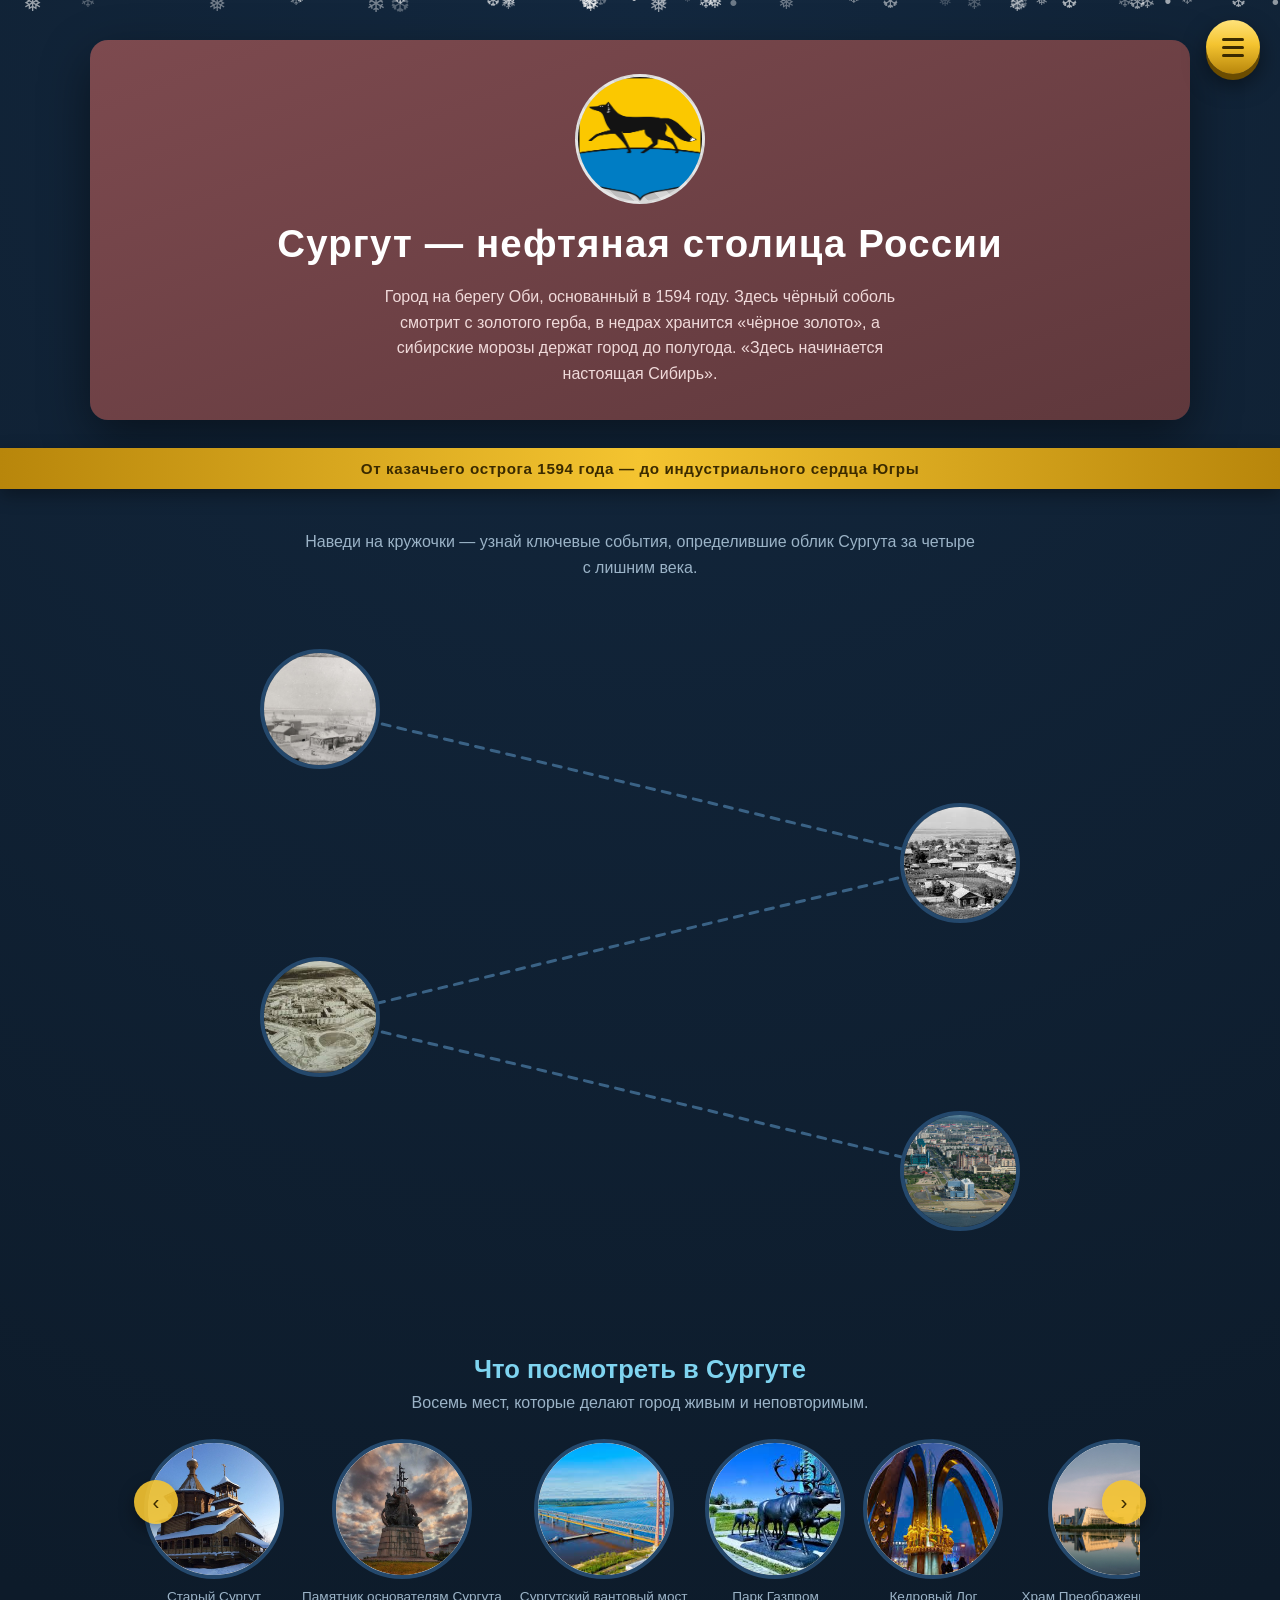
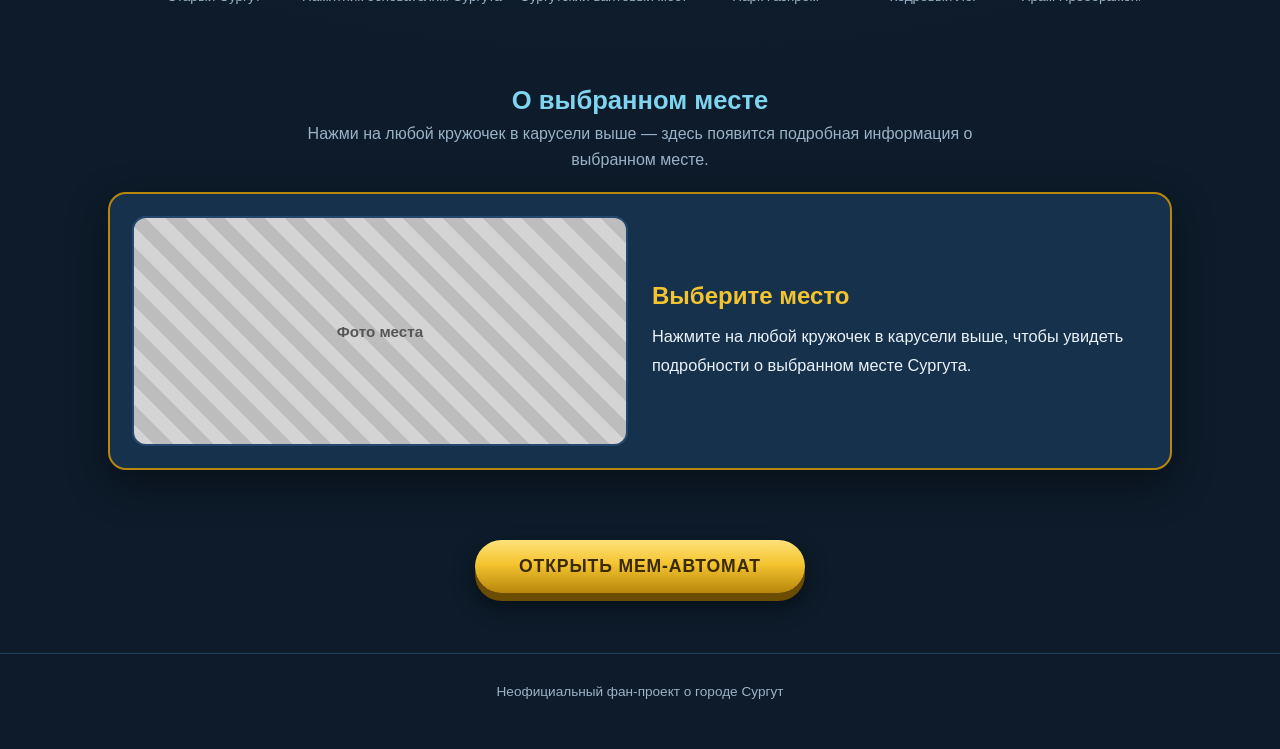
<file: index.html>
<!DOCTYPE html>
<html lang="ru">
<head>
<meta charset="UTF-8">
<meta name="viewport" content="width=device-width, initial-scale=1.0">
<title>Сургут — нефтяная столица России</title>
<link rel="stylesheet" href="landing.css">
<link rel="stylesheet" href="menu.css">
<script src="menu.js" defer></script>
</head>
<body>

<div class="snow" id="snow"></div>

<!-- ===== HERO ===== -->
<section class="hero" id="hero">
  <div class="hero-card">
    <div class="gerb-plug"><img src="./src/grb.png" alt="Герб" class="gerb"></div>
    <h1>Сургут — нефтяная столица России</h1>
    <p>Город на берегу Оби, основанный в 1594 году. Здесь чёрный соболь
       смотрит с золотого герба, в недрах хранится «чёрное золото», а
       сибирские морозы держат город до полугода. «Здесь начинается
       настоящая Сибирь».</p>
  </div>
</section>

<!-- ===== DIVIDER ===== -->
<div class="divider">
  От казачьего острога 1594 года — до индустриального сердца Югры
</div>

<!-- ===== HISTORY TIMELINE ===== -->
<section class="section" id="history">
  <div class="wrap">
    <p class="section-intro reveal">Наведи на кружочки — узнай ключевые
      события, определившие облик Сургута за четыре с лишним века.</p>

    <div class="timeline">
      <svg class="links" id="links" preserveAspectRatio="none"></svg>

      <div class="node left reveal">
        <div class="dot"><img src="./src/1147.png" alt="1594"></div>
        <div class="event"><b>Основание города</b>Воеводы Фёдор Барятинский
          и Владимир Оничков основали крепость на берегу Оби по указу царя
          Фёдора I Иоанновича — для контроля торговых путей и сбора ясака.</div>
      </div>

      <div class="node right reveal">
        <div class="dot"><img src="./src/1600.jpg" alt="1785"></div>
        <div class="event"><b>Герб с чёрным соболем</b>При Екатерине II
          утверждён первый герб Сургута: чёрный соболь на золотом поле —
          символ пушной столицы, чей мех называли «мягким золотом» Сибири.</div>
      </div>

      <div class="node left reveal">
        <div class="dot"><img src="./src/1965.jpg" alt="1960-е"></div>
        <div class="event"><b>Нефтяная революция</b>Открытие нефти в
          Западной Сибири. Маленькое северное поселение стремительно
          превращается в один из крупнейших индустриальных центров страны.</div>
      </div>

      <div class="node right reveal">
        <div class="dot"><img src="./src/2026.jpg" alt="2025"></div>
        <div class="event"><b>«Звезда Оби»</b>Досрочно открыт второй мост
          через Обь — один из важнейших инфраструктурных проектов России,
          разгружающий действующий мост им. Валентина Солохина.</div>
      </div>
    </div>
  </div>
</section>

<!-- ===== PLACES CAROUSEL ===== -->
<section class="section" id="places">
  <div class="wrap">
    <h2 class="reveal">Что посмотреть в Сургуте</h2>
    <p class="section-intro reveal">Восемь мест, которые делают город живым
      и неповторимым.</p>

    <div class="carousel-wrap reveal">
      <button class="carousel-btn prev" id="cPrev" aria-label="prev">‹</button>
      <div class="carousel" id="carousel">

        <div class="place"
             data-title="Старый Сургут"
             data-text="Главная историческая площадка города — этнографический комплекс с деревянными домами, музеями и ремесленными мастерскими. Здесь можно увидеть, как выглядел старый сибирский Сургут до нефтяного бума, и поучаствовать в народных гуляниях и мастер-классах."
             data-img="./src/d1.jpg">
          <div class="circle"><img src="./src/d1.jpg">Старый<br>Сургут</div>
          <div class="cap">Старый Сургут</div>
        </div>

        <div class="place"
             data-title="Памятник основателям Сургута"
             data-text="Один из символов города. Монумент посвящён воеводам XVI века — Фёдору Барятинскому и Владимиру Оничкову, основавшим крепость на Оби. Считается визитной карточкой Сургута; особенно эффектно смотрится вечером с подсветкой."
             data-img="./src/d2.jpg">
          <div class="circle"><img src="./src/d2.jpg">Памятник<br>основателям</div>
          <div class="cap">Памятник основателям Сургута</div>
        </div>

        <div class="place"
             data-title="Сургутский вантовый мост"
             data-text="Один из самых известных мостов Сибири и инженерный символ региона. В конце XX века считался рекордсменом по длине пролёта среди мостов с одним пилоном. С него открываются впечатляющие виды на Обь, а вечером мост эффектно подсвечивается."
             data-img="./src/d3.jpg">
          <div class="circle"><img src="./src/d3.jpg">Вантовый<br>мост</div>
          <div class="cap">Сургутский вантовый мост</div>
        </div>

        <div class="place"
             data-title="Парк Газпром"
             data-text="Современный ухоженный парк с велодорожками и зонами отдыха."
             data-img="./src/d4.jpg">
          <div class="circle"><img src="./src/d4.jpg">За<br>Саймой</div>
          <div class="cap">Парк Газпром</div>
        </div>

        <div class="place"
             data-title="Кедровый Лог"
             data-text="Самый популярный парк Сургута. Известен живописными пейзажами и богатой флорой: смотровые площадки, зоны отдыха у водоёмов, пруды. Есть ипподром, где можно взять урок верховой езды."
             data-img="./src/d5.jpg">
          <div class="circle"><img src="./src/d5.jpg">Кедровый<br>Лог</div>
          <div class="cap">Кедровый Лог</div>
        </div>

        <div class="place"
             data-title="Храм Преображения Господня"
             data-text="Визитная карточка Сургута: величественная архитектура, мозаичные иконы и богатое внутреннее убранство. Один из самых красивых храмов Югры."
             data-img="./src/d6.jpg">
          <div class="circle"><img src="./src/d6.jpg">Храм</div>
          <div class="cap">Храм Преображения Господня</div>
        </div>

        <div class="place"
             data-title="Памятник сгущёнке"
             data-text="Самая необычная городская достопримечательность Сургута — памятник сгущённому молоку. Популярное место для фотографий и одна из самых неожиданных визитных карточек города."
             data-img="./src/d7.jpg">
          <div class="circle"><img src="./src/d7.jpg">Памятник<br>сгущёнке</div>
          <div class="cap">Памятник сгущёнке</div>
        </div>

        <div class="place"
             data-title='Памятник "улыбка"'
             data-text="Необычный бронзовый памятник с широко раскрытыми объятиями был установлен в 2006 году. Он даже входит в топ-100 самых странных и интересных скульптур России."
             data-img="./src/d8.jpg">
          <div class="circle"><img src="./src/d8.jpg">Памятник<br>"улыбка"</div>
          <div class="cap">Памятник "улыбка"</div>
        </div>

      </div>
      <button class="carousel-btn next" id="cNext" aria-label="next">›</button>
    </div>
  </div>
</section>

<!-- ===== ABOUT CHOSEN PLACE ===== -->
<section class="section" id="about">
  <div class="wrap">
    <h2 class="reveal">О выбранном месте</h2>
    <p class="section-intro reveal">Нажми на любой кружочек в карусели
      выше — здесь появится подробная информация о выбранном месте.</p>

    <div class="about-panel reveal" id="aboutPanel">
      <div class="about-photo" id="aboutPhoto">Фото места</div>
      <div class="about-text">
        <h3 id="aboutTitle">Выберите место</h3>
        <p id="aboutBody">Нажмите на любой кружочек в карусели выше, чтобы
          увидеть подробности о выбранном месте Сургута.</p>
      </div>
    </div>
  </div>
</section>

<!-- ===== CTA ===== -->
<div class="cta reveal">
  <a class="btn" href="./Slots/slot_machine.html">Открыть мем-автомат</a>
</div>

<footer>
  Неофициальный фан-проект о городе Сургут
</footer>

<script src="landing.js"></script>
</body>
</html>
</file>
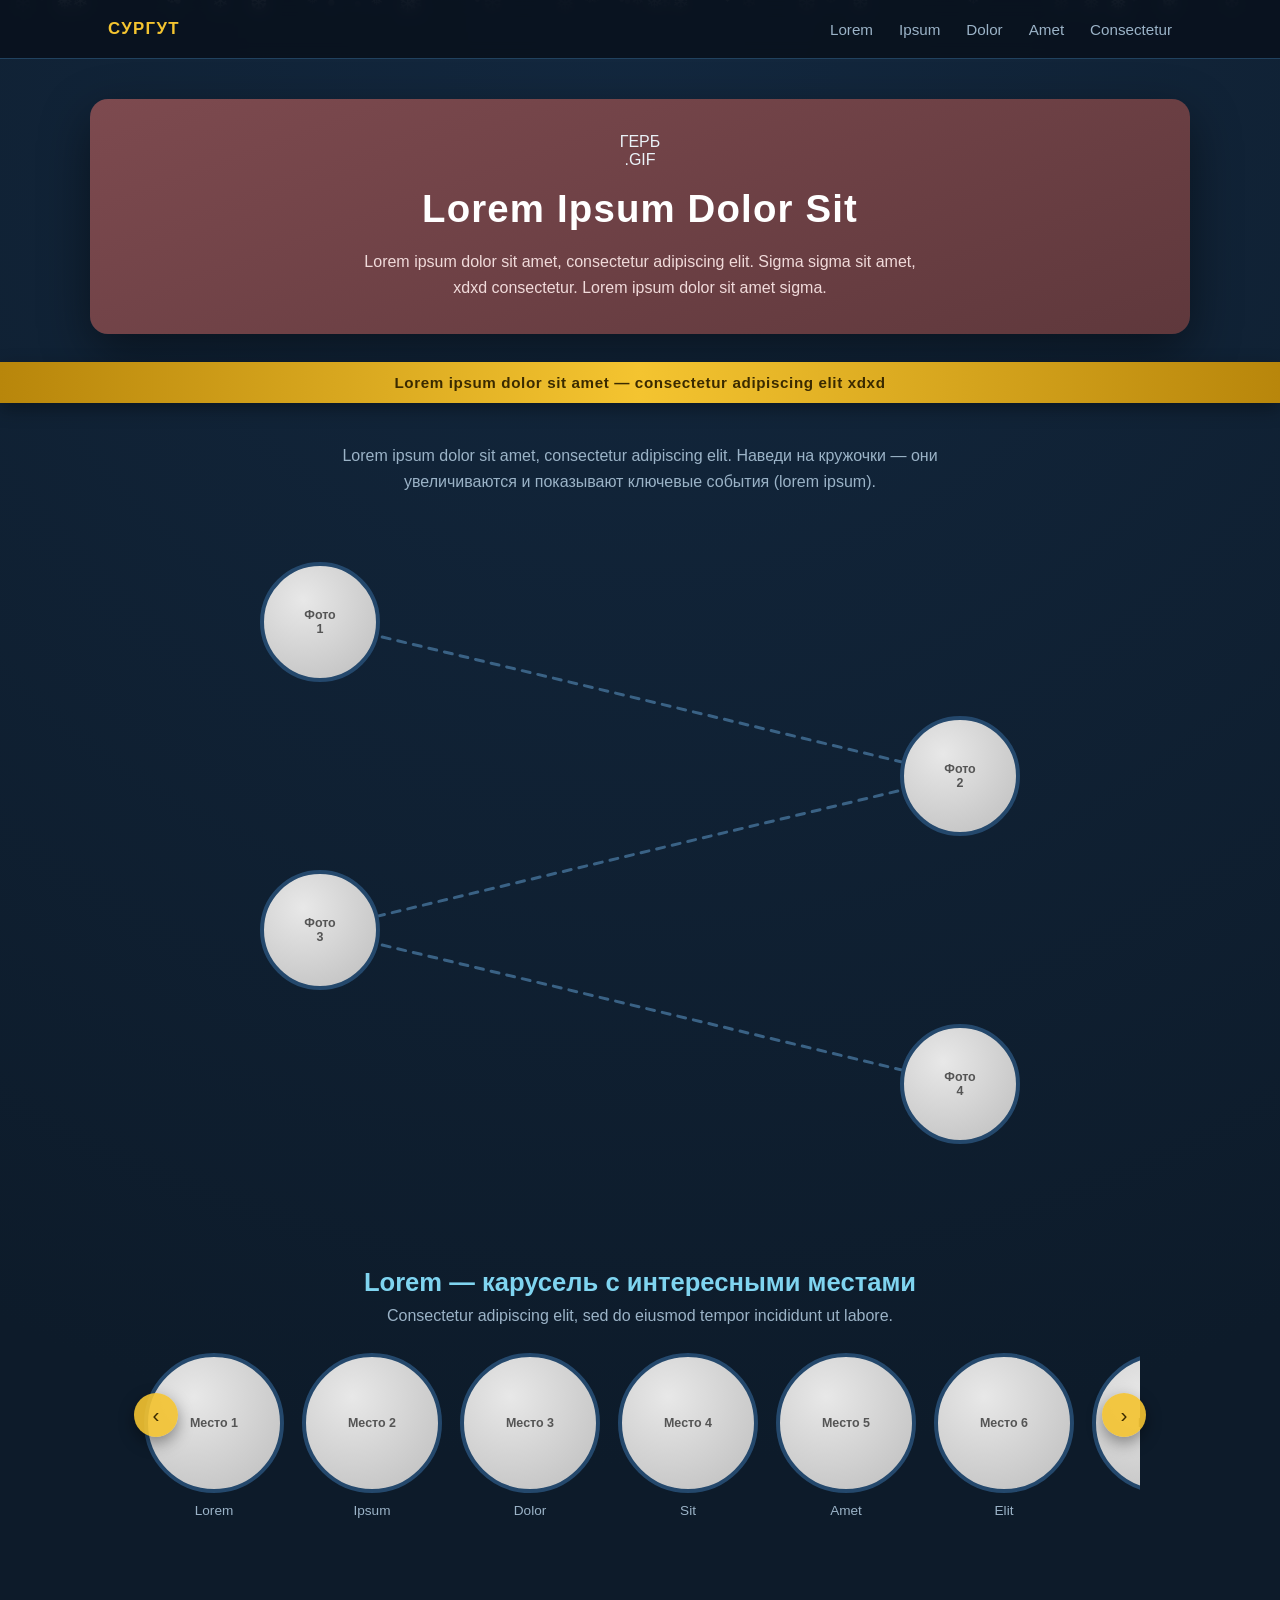
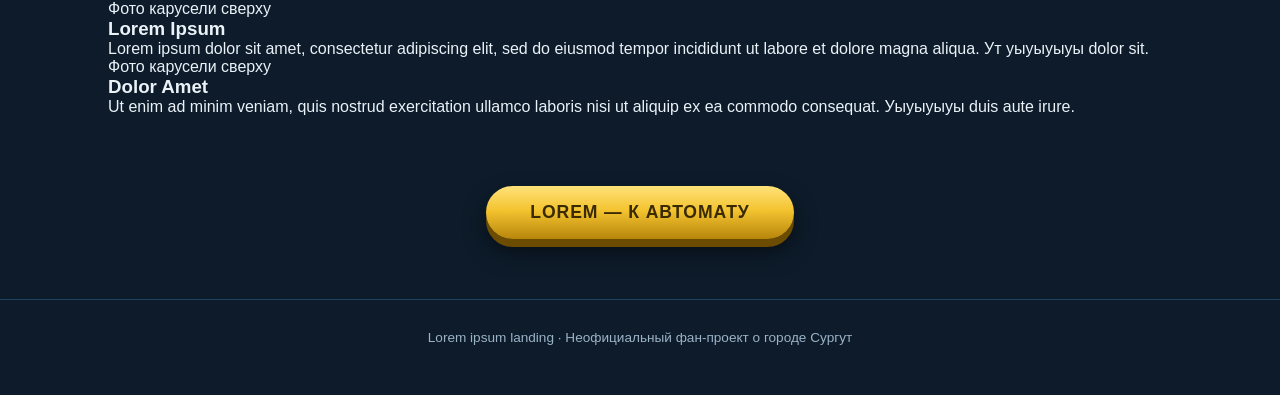
<file: landing.html>
<!DOCTYPE html>
<html lang="ru">
<head>
<meta charset="UTF-8">
<meta name="viewport" content="width=device-width, initial-scale=1.0">
<title>Сургут — Lorem Landing</title>
<link rel="stylesheet" href="landing.css">
</head>
<body>

<div class="snow" id="snow"></div>

<!-- ===== MENU ===== -->
<header class="menu">
  <div class="menu-inner">
    <div class="logo">СУРГУТ</div>
    <button class="burger" id="burger">☰</button>
    <nav id="nav">
      <a href="#hero">Lorem</a>
      <a href="#history">Ipsum</a>
      <a href="#places">Dolor</a>
      <a href="#about">Amet</a>
      <a href="./Slots/slot_machine.html">Consectetur</a>
    </nav>
  </div>
</header>

<!-- ===== HERO ===== -->
<section class="hero" id="hero">
  <div class="hero-card">
    <div class="gerb-plug">ГЕРБ<br>.GIF</div>
    <h1>Lorem Ipsum Dolor Sit</h1>
    <p>Lorem ipsum dolor sit amet, consectetur adipiscing elit. Sigma sigma sit
       amet, xdxd consectetur. Lorem ipsum dolor sit amet sigma.</p>
  </div>
</section>

<!-- ===== DIVIDER ===== -->
<div class="divider">
  Lorem ipsum dolor sit amet — consectetur adipiscing elit xdxd
</div>

<!-- ===== HISTORY TIMELINE ===== -->
<section class="section" id="history">
  <div class="wrap">
    <p class="section-intro reveal">Lorem ipsum dolor sit amet, consectetur
      adipiscing elit. Наведи на кружочки — они увеличиваются и показывают
      ключевые события (lorem ipsum).</p>

    <div class="timeline">
      <svg class="links" id="links" preserveAspectRatio="none"></svg>

      <div class="node left reveal">
        <div class="dot">Фото<br>1</div>
        <div class="event"><b>Lorem 1147</b>Lorem ipsum dolor sit amet,
          consectetur adipiscing elit sed do eiusmod.</div>
      </div>

      <div class="node right reveal">
        <div class="dot">Фото<br>2</div>
        <div class="event"><b>Ipsum 1594</b>Tempor incididunt ut labore et
          dolore magna aliqua ut enim ad minim.</div>
      </div>

      <div class="node left reveal">
        <div class="dot">Фото<br>3</div>
        <div class="event"><b>Dolor 1965</b>Quis nostrud exercitation ullamco
          laboris nisi ut aliquip ex ea commodo.</div>
      </div>

      <div class="node right reveal">
        <div class="dot">Фото<br>4</div>
        <div class="event"><b>Amet 2026</b>Duis aute irure dolor in
          reprehenderit in voluptate velit esse cillum.</div>
      </div>
    </div>
  </div>
</section>

<!-- ===== PLACES CAROUSEL ===== -->
<section class="section" id="places">
  <div class="wrap">
    <h2 class="reveal">Lorem — карусель с интересными местами</h2>
    <p class="section-intro reveal">Consectetur adipiscing elit, sed do
      eiusmod tempor incididunt ut labore.</p>

    <div class="carousel-wrap reveal">
      <button class="carousel-btn prev" id="cPrev" aria-label="prev">‹</button>
      <div class="carousel" id="carousel">
        <div class="place"><div class="circle">Место 1</div><div class="cap">Lorem</div></div>
        <div class="place"><div class="circle">Место 2</div><div class="cap">Ipsum</div></div>
        <div class="place"><div class="circle">Место 3</div><div class="cap">Dolor</div></div>
        <div class="place"><div class="circle">Место 4</div><div class="cap">Sit</div></div>
        <div class="place"><div class="circle">Место 5</div><div class="cap">Amet</div></div>
        <div class="place"><div class="circle">Место 6</div><div class="cap">Elit</div></div>
        <div class="place"><div class="circle">Место 7</div><div class="cap">Sed</div></div>
      </div>
      <button class="carousel-btn next" id="cNext" aria-label="next">›</button>
    </div>
  </div>
</section>

<!-- ===== TWO PHOTOS + TEXT ===== -->
<section class="section" id="about">
  <div class="wrap">
    <div class="duo">
      <div class="col reveal">
        <div class="photo-plug">Фото карусели сверху</div>
        <div class="text-block">
          <h3>Lorem Ipsum</h3>
          Lorem ipsum dolor sit amet, consectetur adipiscing elit, sed do
          eiusmod tempor incididunt ut labore et dolore magna aliqua. Ут
          уыуыуыуы dolor sit.
        </div>
      </div>
      <div class="col reveal">
        <div class="photo-plug">Фото карусели сверху</div>
        <div class="text-block">
          <h3>Dolor Amet</h3>
          Ut enim ad minim veniam, quis nostrud exercitation ullamco laboris
          nisi ut aliquip ex ea commodo consequat. Уыуыуыуы duis aute irure.
        </div>
      </div>
    </div>
  </div>
</section>

<!-- ===== CTA ===== -->
<div class="cta reveal">
  <a class="btn" href="index.html">Lorem — к автомату</a>
</div>

<footer>
  Lorem ipsum landing · Неофициальный фан-проект о городе Сургут
</footer>

<script src="landing.js"></script>
</body>
</html>
</file>
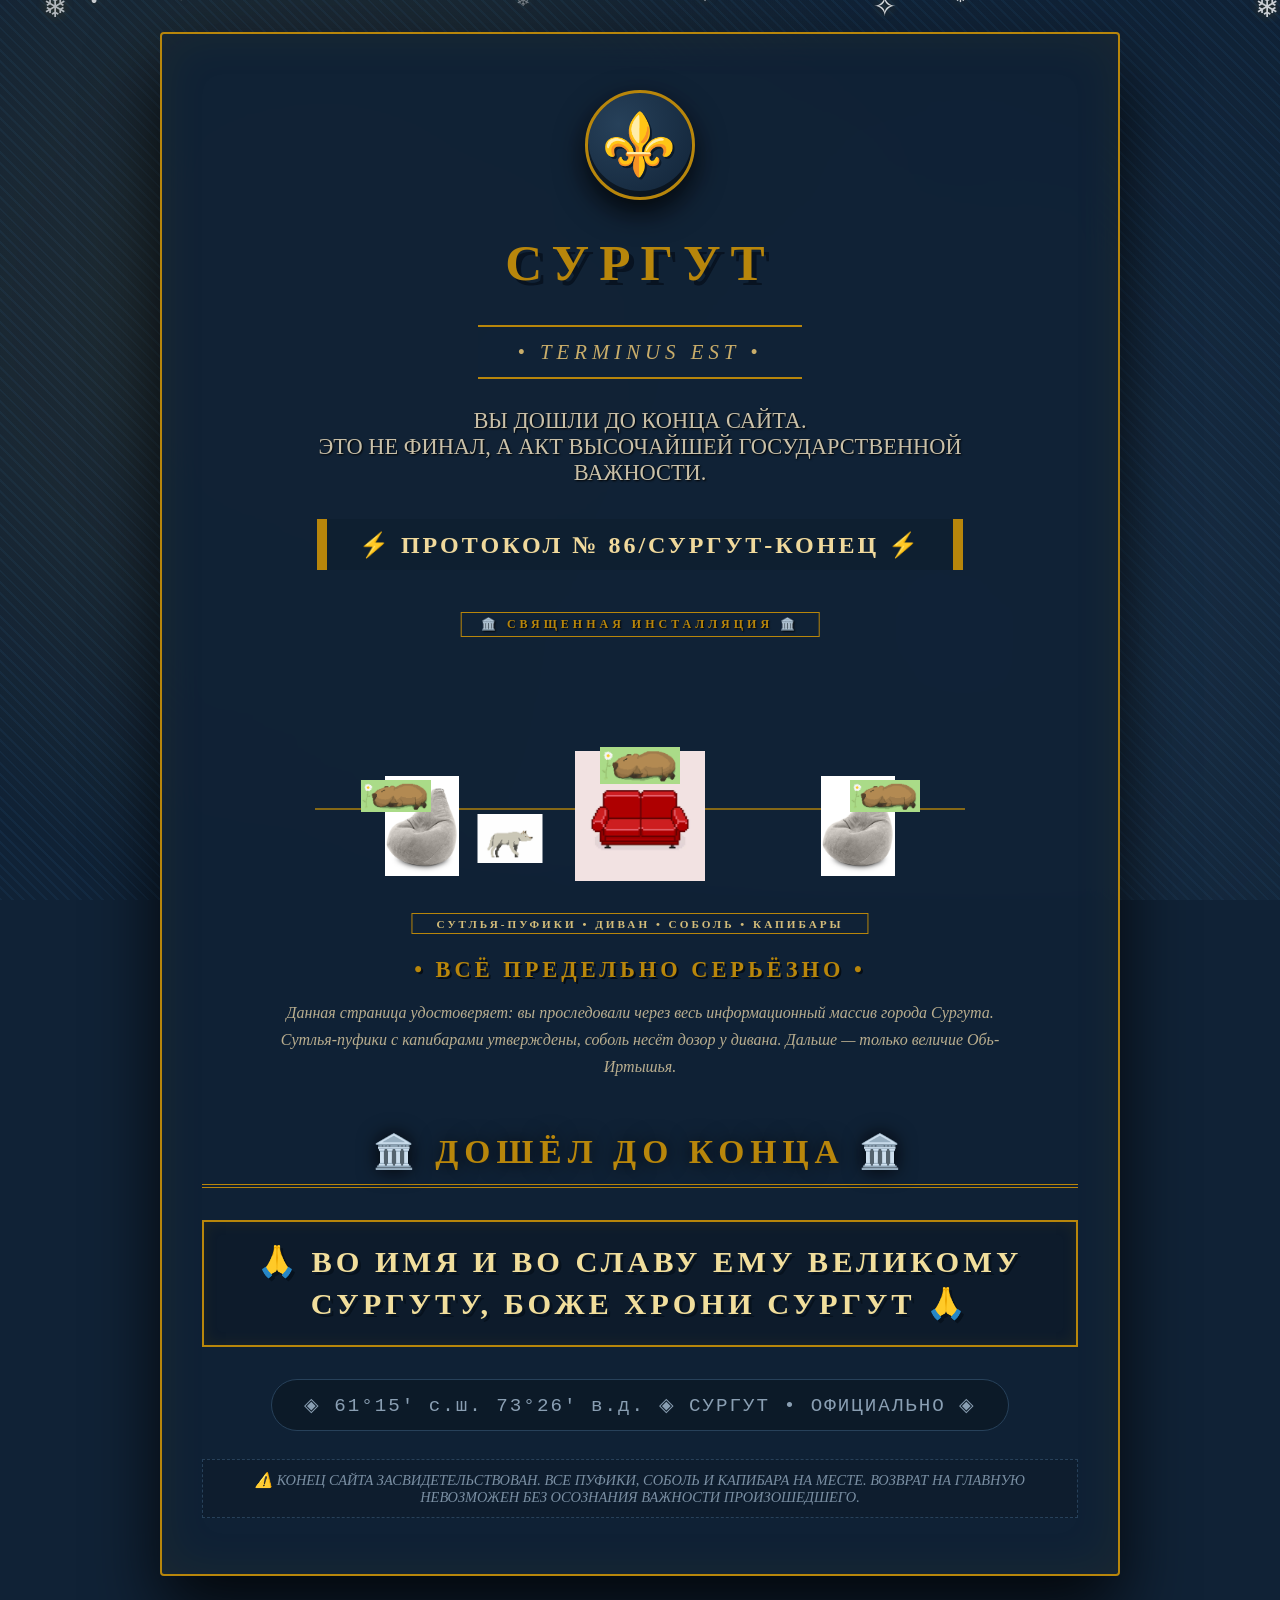
<file: main.html>
<!DOCTYPE html>
<html lang="ru">
<head>
    <meta charset="UTF-8">
    <meta name="viewport" content="width=device-width, initial-scale=1.0, user-scalable=yes, maximum-scale=2.0">
    <title>Сургут • Финита ля комедия • Вы дошли</title>
    <style>
        * {
            margin: 0;
            padding: 0;
            box-sizing: border-box;
        }

        body {
            background: #102236;
            font-family: 'Times New Roman', 'Georgia', 'Literata', serif;
            display: flex;
            align-items: center;
            justify-content: center;
            min-height: 100vh;
            margin: 0;
            padding: 2rem;
            color: #d9d0bc;
            position: relative;
            overflow-x: hidden;
            overflow-y: auto;
        }

        body::before {
            content: "";
            position: fixed;
            top: 0;
            left: 0;
            width: 100%;
            height: 100%;
            background-image:
                radial-gradient(circle at 25% 35%, rgba(184, 134, 11, 0.12) 0%, transparent 55%),
                radial-gradient(circle at 75% 70%, rgba(39, 65, 90, 0.4) 0%, transparent 60%),
                repeating-linear-gradient(45deg, rgba(22, 49, 76, 0.5) 0px, rgba(22, 49, 76, 0.5) 2px, transparent 2px, transparent 8px);
            pointer-events: none;
            z-index: 0;
        }

        /* ===== СНЕГОПАД ===== */
        .snowfall {
            position: fixed;
            top: 0;
            left: 0;
            width: 100%;
            height: 100%;
            pointer-events: none;
            z-index: 1;
            overflow: hidden;
        }

        .snowflake {
            position: absolute;
            top: -10px;
            color: #ffffff;
            font-size: 1rem;
            user-select: none;
            filter: drop-shadow(0 0 6px rgba(184, 134, 11, 0.4));
            animation: fall linear infinite;
            opacity: 0.75;
        }

        @keyframes fall {
            0% {
                transform: translateY(-10px) rotate(0deg);
                opacity: 0.8;
            }
            10% {
                opacity: 0.9;
            }
            90% {
                opacity: 0.5;
            }
            100% {
                transform: translateY(100vh) rotate(360deg);
                opacity: 0;
            }
        }

        .snowflake:nth-child(odd) {
            animation: fallOdd linear infinite;
        }

        .snowflake:nth-child(even) {
            animation: fallEven linear infinite;
        }

        @keyframes fallOdd {
            0% {
                transform: translateY(-10px) translateX(0px) rotate(0deg);
                opacity: 0.8;
            }
            25% {
                transform: translateY(25vh) translateX(20px) rotate(90deg);
                opacity: 0.9;
            }
            50% {
                transform: translateY(50vh) translateX(-15px) rotate(180deg);
                opacity: 0.7;
            }
            75% {
                transform: translateY(75vh) translateX(25px) rotate(270deg);
                opacity: 0.5;
            }
            100% {
                transform: translateY(100vh) translateX(-10px) rotate(360deg);
                opacity: 0;
            }
        }

        @keyframes fallEven {
            0% {
                transform: translateY(-10px) translateX(0px) rotate(0deg);
                opacity: 0.7;
            }
            25% {
                transform: translateY(25vh) translateX(-25px) rotate(-90deg);
                opacity: 0.9;
            }
            50% {
                transform: translateY(50vh) translateX(18px) rotate(-180deg);
                opacity: 0.6;
            }
            75% {
                transform: translateY(75vh) translateX(-20px) rotate(-270deg);
                opacity: 0.5;
            }
            100% {
                transform: translateY(100vh) translateX(12px) rotate(-360deg);
                opacity: 0;
            }
        }

        .terminal-manifest {
            position: relative;
            z-index: 2;
            max-width: 960px;
            width: 100%;
            background: rgba(16, 34, 54, 0.9);
            backdrop-filter: blur(18px);
            -webkit-backdrop-filter: blur(18px);
            border: 2px solid #B8860B;
            box-shadow: 0 35px 70px rgba(0, 0, 0, 0.8), inset 0 0 50px rgba(184, 134, 11, 0.08);
            padding: 3.5rem 2.5rem;
            border-radius: 4px;
            display: flex;
            flex-direction: column;
            align-items: center;
            text-align: center;
        }

        .seal {
            width: 110px;
            height: 110px;
            background: #16314C;
            border-radius: 50%;
            display: flex;
            align-items: center;
            justify-content: center;
            margin-bottom: 2rem;
            box-shadow: 0 12px 30px rgba(0, 0, 0, 0.8), inset 0 -6px 0 rgba(0, 0, 0, 0.5);
            border: 3px solid #B8860B;
            color: #f7efd2;
            font-weight: bold;
            font-size: 3.8rem;
            line-height: 1;
            text-shadow: 2px 2px 0 #0b1a2a;
            background: radial-gradient(circle at 30% 30%, #27415A, #102236);
            font-family: 'Times New Roman', serif;
            letter-spacing: 2px;
        }

        h1 {
            font-size: 3.2rem;
            font-weight: 700;
            text-transform: uppercase;
            letter-spacing: 10px;
            color: #B8860B;
            margin-bottom: 0.5rem;
            line-height: 1.2;
            text-shadow: 5px 5px 0 #081321;
            word-break: break-word;
        }

        .sub-ceremonial {
            font-size: 1.3rem;
            font-style: italic;
            color: #c9ad6a;
            border-top: 2px solid #B8860B;
            border-bottom: 2px solid #B8860B;
            display: inline-block;
            padding: 0.8rem 2.5rem;
            margin: 1.5rem 0 1.8rem;
            letter-spacing: 5px;
            text-transform: uppercase;
            font-weight: 400;
            background: rgba(16, 34, 54, 0.5);
        }

        .intro-text {
            font-size: 1.4rem;
            font-weight: 500;
            max-width: 85%;
            color: #c9c0a8;
            margin-bottom: 0.3rem;
            text-shadow: 1px 1px 2px #000;
        }

        .decree-text {
            font-size: 1.5rem;
            font-weight: 600;
            margin: 1.8rem 0 1rem;
            color: #f0d99c;
            letter-spacing: 3px;
            background: #0e1f30;
            padding: 0.7rem 2rem;
            border-left: 10px solid #B8860B;
            border-right: 10px solid #B8860B;
            text-transform: uppercase;
        }

        /* ===== ИНСТАЛЛЯЦИЯ — БЕЗ ФОНА ===== */
        .installation {
            position: relative;
            width: 100%;
            max-width: 650px;
            height: 280px;
            margin: 2.5rem 0 2rem;
            background: transparent;
            border: none;
            box-shadow: none;
            border-radius: 0;
            overflow: visible;
        }

        /* Этикетка инсталляции — без фона */
        .installation-label {
            position: absolute;
            top: -14px;
            left: 50%;
            transform: translateX(-50%);
            color: #B8860B;
            font-size: 0.75rem;
            font-weight: bold;
            letter-spacing: 4px;
            text-transform: uppercase;
            padding: 0.25rem 1.2rem;
            border: 1px solid #B8860B;
            white-space: nowrap;
            z-index: 5;
            background: transparent;
            text-shadow: 1px 1px 2px #000;
        }

        /* Пол */
        .floor {
            position: absolute;
            bottom: 0;
            left: 0;
            width: 100%;
            height: 35%;
            background: transparent;
            border-top: 2px solid #B8860B;
            opacity: 0.7;
        }

        /* Диван */
        .sofa {
            position: absolute;
            bottom: 25px;
            left: 50%;
            transform: translateX(-50%);
            width: 260px;
            height: 130px;
            z-index: 2;
        }

        .sofa img {
            width: 100%;
            height: 100%;
            object-fit: contain;
            filter: none;
        }

        /* Капибара на диване */
        .capybara-on-sofa {
            position: absolute;
            bottom: 100px;
            left: 50%;
            transform: translateX(-50%);
            width: 80px;
            height: 80px;
            z-index: 4;
        }

        .capybara-on-sofa img {
            width: 100%;
            height: 100%;
            object-fit: contain;
            filter: none;
        }

        /* Мешок левый */
        .pouf-left {
            position: absolute;
            bottom: 30px;
            left: 8%;
            width: 110px;
            height: 100px;
            z-index: 2;
        }

        .pouf-left img {
            width: 100%;
            height: 100%;
            object-fit: contain;
            filter: none;
        }

        /* Капибара на левом мешке */
        .capybara-on-pouf-left {
            position: absolute;
            bottom: 75px;
            left: 7%;
            width: 70px;
            height: 70px;
            z-index: 4;
        }

        .capybara-on-pouf-left img {
            width: 100%;
            height: 100%;
            object-fit: contain;
            filter: none;
        }

        /* Мешок правый */
        .pouf-right {
            position: absolute;
            bottom: 30px;
            right: 8%;
            width: 110px;
            height: 100px;
            z-index: 2;
        }

        .pouf-right img {
            width: 100%;
            height: 100%;
            object-fit: contain;
            filter: none;
        }

        /* Капибара на правом мешке */
        .capybara-on-pouf-right {
            position: absolute;
            bottom: 75px;
            right: 7%;
            width: 70px;
            height: 70px;
            z-index: 4;
        }

        .capybara-on-pouf-right img {
            width: 100%;
            height: 100%;
            object-fit: contain;
            filter: none;
        }

        /* Соболь */
        .sable-guard {
            position: absolute;
            bottom: 35px;
            left: 30%;
            transform: translateX(-50%);
            width: 65px;
            height: 65px;
            z-index: 5;
        }

        .sable-guard img {
            width: 100%;
            height: 100%;
            object-fit: contain;
            filter: none;
        }

        /* Табличка внизу инсталляции */
        .installation-plaque {
            position: absolute;
            bottom: -28px;
            left: 50%;
            transform: translateX(-50%);
            background: #102236;
            color: #d4bd7a;
            font-size: 0.7rem;
            font-weight: bold;
            letter-spacing: 3px;
            text-transform: uppercase;
            padding: 0.2rem 1.5rem;
            border: 1px solid #B8860B;
            white-space: nowrap;
            z-index: 5;
        }

        .serious-tag {
            font-size: 1.4rem;
            font-weight: bold;
            color: #B8860B;
            margin: 1.2rem 0 0.5rem;
            text-transform: uppercase;
            letter-spacing: 4px;
            text-shadow: 2px 2px 0 #050d16;
        }

        .description-text {
            font-style: italic;
            color: #b9ae8f;
            max-width: 85%;
            line-height: 1.7;
            margin: 0.5rem 0 1rem;
        }

        .final-statement {
            font-size: 2.1rem;
            font-weight: 700;
            margin-top: 2.2rem;
            color: #B8860B;
            text-shadow: 0 0 20px rgba(0, 0, 0, 0.9);
            border-bottom: 4px double #B8860B;
            padding-bottom: 0.8rem;
            width: 100%;
            letter-spacing: 6px;
            text-transform: uppercase;
        }

        .holy-mantra {
            margin-top: 2rem;
            font-size: 1.9rem;
            font-weight: 700;
            text-transform: uppercase;
            letter-spacing: 4px;
            color: #f1de9c;
            text-shadow: 3px 3px 0 #07121e;
            background: #0d1b2b;
            padding: 1.2rem 2rem;
            border: 2px solid #B8860B;
            width: 100%;
            line-height: 1.4;
            word-break: break-word;
            box-shadow: inset 0 0 15px rgba(184, 134, 11, 0.1);
        }

        .coordinates {
            margin-top: 2rem;
            font-family: 'Courier New', monospace;
            font-size: 1.2rem;
            color: #8a9fb3;
            background: #0c1a28;
            padding: 0.8rem 2rem;
            border-radius: 30px;
            letter-spacing: 2px;
            border: 1px solid #27415A;
        }

        .warning {
            margin-top: 1.8rem;
            font-size: 0.9rem;
            color: #7a8fa3;
            font-style: italic;
            border: 1px dashed #27415A;
            padding: 0.7rem 2rem;
            background: #0e1d2e;
        }

        @media (max-width: 650px) {
            body {
                padding: 1rem;
            }
            .terminal-manifest {
                padding: 2rem 1.2rem;
            }
            h1 {
                font-size: 2.2rem;
                letter-spacing: 6px;
            }
            .installation {
                height: 240px;
            }
            .sofa {
                width: 200px;
                height: 100px;
                bottom: 20px;
            }
            .capybara-on-sofa {
                width: 60px;
                height: 60px;
                bottom: 75px;
            }
            .pouf-left,
            .pouf-right {
                width: 85px;
                height: 75px;
                bottom: 25px;
            }
            .capybara-on-pouf-left,
            .capybara-on-pouf-right {
                width: 55px;
                height: 55px;
                bottom: 60px;
            }
            .sable-guard {
                width: 50px;
                height: 50px;
                bottom: 28px;
                left: 28%;
            }
            .holy-mantra {
                font-size: 1.4rem;
                letter-spacing: 2px;
            }
        }
    </style>
</head>
<body>

    <div class="snowfall" id="snowfall" aria-hidden="true"></div>

    <main class="terminal-manifest">
        <div class="seal">⚜️</div>

        <h1>Сургут</h1>
        <div class="sub-ceremonial">• terminus est •</div>

        <p class="intro-text">
            ВЫ ДОШЛИ ДО КОНЦА САЙТА.<br>ЭТО НЕ ФИНАЛ, А АКТ ВЫСОЧАЙШЕЙ ГОСУДАРСТВЕННОЙ ВАЖНОСТИ.
        </p>

        <div class="decree-text">
            ⚡ ПРОТОКОЛ № 86/СУРГУТ-КОНЕЦ ⚡
        </div>

        <!-- ИНСТАЛЛЯЦИЯ БЕЗ ФОНА И ТЕНЕЙ -->
        <div class="installation">
            <div class="installation-label">🏛️ священная инсталляция 🏛️</div>

            <div class="floor"></div>

            <div class="sofa">
                <img src="d.avif" alt="Диван" loading="lazy">
            </div>

            <div class="capybara-on-sofa">
                <img src="c.gif" alt="Капибара на диване" loading="lazy">
            </div>

            <div class="pouf-left">
                <img src="m.png" alt="Мешок" loading="lazy">
            </div>

            <div class="capybara-on-pouf-left">
                <img src="c.gif" alt="Капибара на мешке" loading="lazy">
            </div>

            <div class="pouf-right">
                <img src="m.png" alt="Мешок" loading="lazy">
            </div>

            <div class="capybara-on-pouf-right">
                <img src="c.gif" alt="Капибара на мешке" loading="lazy">
            </div>

            <div class="sable-guard">
                <img src="w.gif" alt="Соболь" loading="lazy">
            </div>

            <div class="installation-plaque">сутлья-пуфики • диван • соболь • капибары</div>
        </div>

        <div class="serious-tag">
            • всё предельно серьёзно •
        </div>

        <p class="description-text">
            Данная страница удостоверяет: вы проследовали через весь информационный массив города Сургута.
            Сутлья-пуфики с капибарами утверждены, соболь несёт дозор у дивана. Дальше — только величие Обь-Иртышья.
        </p>

        <div class="final-statement">
            🏛️ ДОШЁЛ ДО КОНЦА 🏛️
        </div>

        <div class="holy-mantra">
            🙏 ВО ИМЯ И ВО СЛАВУ ЕМУ ВЕЛИКОМУ СУРГУТУ, БОЖЕ ХРОНИ СУРГУТ 🙏
        </div>

        <div class="coordinates">
            ◈ 61°15′ с.ш. 73°26′ в.д. ◈ СУРГУТ • ОФИЦИАЛЬНО ◈
        </div>

        <div class="warning">
            ⚠️ КОНЕЦ САЙТА ЗАСВИДЕТЕЛЬСТВОВАН. ВСЕ ПУФИКИ, СОБОЛЬ И КАПИБАРА НА МЕСТЕ. ВОЗВРАТ НА ГЛАВНУЮ НЕВОЗМОЖЕН БЕЗ ОСОЗНАНИЯ ВАЖНОСТИ ПРОИЗОШЕДШЕГО.
        </div>
    </main>

    <script>
        (function() {
            const snowfallContainer = document.getElementById('snowfall');
            const snowflakeSymbols = ['❄', '❅', '❆', '✦', '•', '·', '❋', '✧'];
            const numberOfSnowflakes = 55;

            function createSnowflake() {
                const snowflake = document.createElement('span');
                snowflake.classList.add('snowflake');
                snowflake.textContent = snowflakeSymbols[Math.floor(Math.random() * snowflakeSymbols.length)];

                const size = Math.random() * 1.4 + 0.7;
                snowflake.style.fontSize = size + 'rem';

                snowflake.style.left = Math.random() * 100 + '%';

                const duration = Math.random() * 8 + 9;
                snowflake.style.animationDuration = duration + 's';

                const delay = Math.random() * 10;
                snowflake.style.animationDelay = delay + 's';

                snowflake.style.opacity = Math.random() * 0.6 + 0.3;

                snowfallContainer.appendChild(snowflake);

                snowflake.addEventListener('animationend', function() {
                    snowflake.remove();
                    createSnowflake();
                });
            }

            for (let i = 0; i < numberOfSnowflakes; i++) {
                setTimeout(() => {
                    createSnowflake();
                }, i * 180);
            }
        })();
    </script>

</body>
</html>
</file>
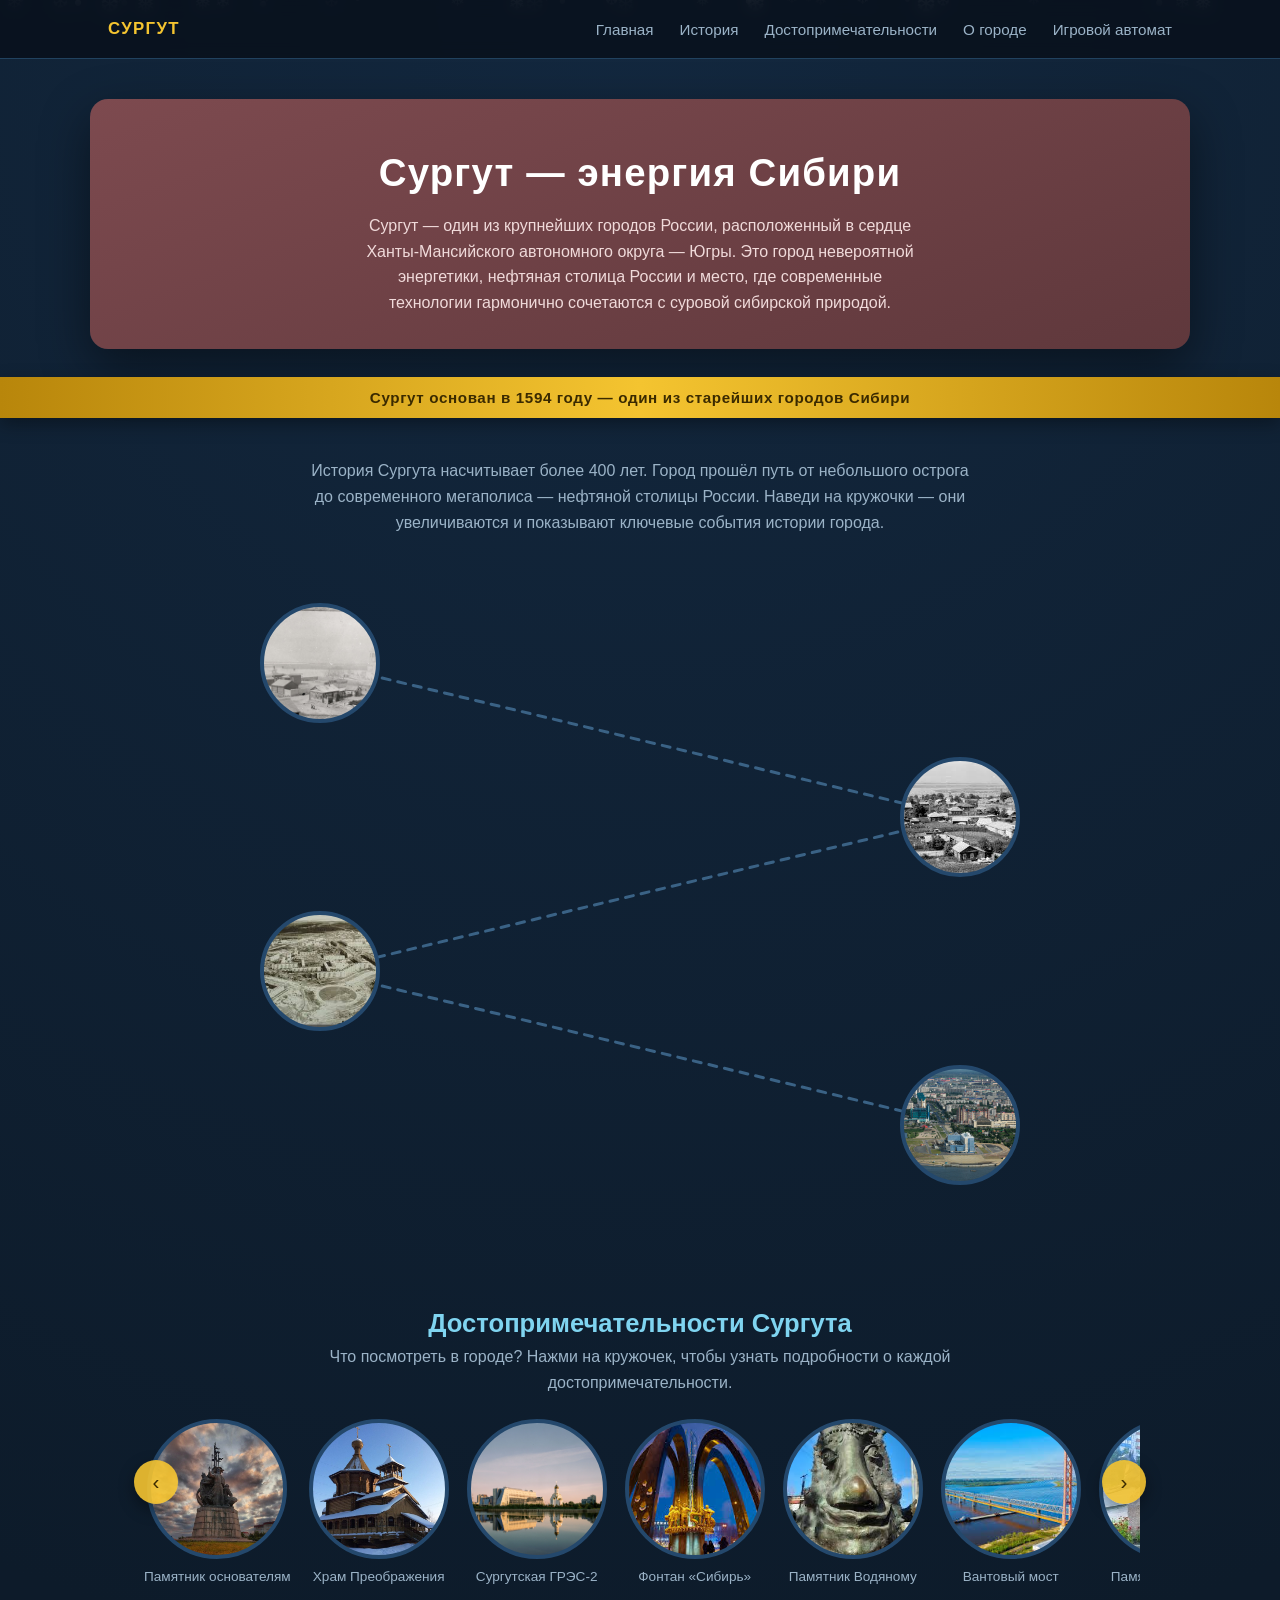
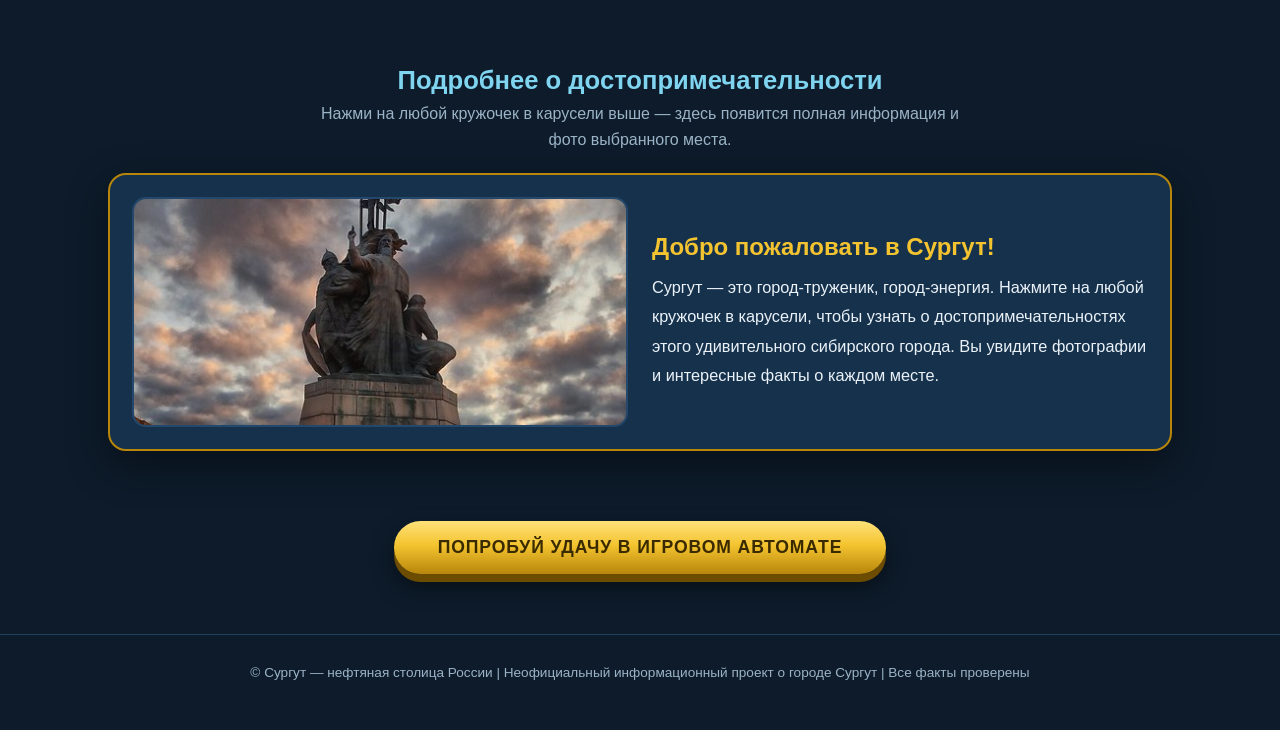
<file: test.html>
<!DOCTYPE html>
<html lang="ru">
<head>
<meta charset="UTF-8">
<meta name="viewport" content="width=device-width, initial-scale=1.0">
<title>Сургут — жемчужина Югры</title>
<link rel="stylesheet" href="landing.css">
</head>
<body>

<div class="snow" id="snow"></div>

<!-- ===== MENU ===== -->
<header class="menu">
  <div class="menu-inner">
    <div class="logo">СУРГУТ</div>
    <button class="burger" id="burger">☰</button>
    <nav id="nav">
      <a href="#hero">Главная</a>
      <a href="#history">История</a>
      <a href="#places">Достопримечательности</a>
      <a href="#about">О городе</a>
      <a href="./Slots/slot_machine.html">Игровой автомат</a>
    </nav>
  </div>
</header>

<!-- ===== HERO ===== -->
<section class="hero" id="hero">
  <div class="hero-card">
    <div class="gerb-plug" style="background-image: url('grb.png'); background-size: cover; background-position: center; background-repeat: no-repeat;"></div>
    <h1>Сургут — энергия Сибири</h1>
    <p>Сургут — один из крупнейших городов России, расположенный в сердце Ханты-Мансийского автономного округа — Югры. Это город невероятной энергетики, нефтяная столица России и место, где современные технологии гармонично сочетаются с суровой сибирской природой.</p>
  </div>
</section>

<!-- ===== DIVIDER ===== -->
<div class="divider">
  Сургут основан в 1594 году — один из старейших городов Сибири
</div>

<!-- ===== HISTORY TIMELINE ===== -->
<section class="section" id="history">
  <div class="wrap">
    <p class="section-intro reveal">История Сургута насчитывает более 400 лет. Город прошёл путь от небольшого острога до современного мегаполиса — нефтяной столицы России. Наведи на кружочки — они увеличиваются и показывают ключевые события истории города.</p>

    <div class="timeline">
      <svg class="links" id="links" preserveAspectRatio="none"></svg>

      <div class="node left reveal">
        <div class="dot" style="background-image: url('1147.png'); background-size: cover; background-position: center; background-repeat: no-repeat;"></div>
        <div class="event"><b>1594 — Основание Сургута</b>По указу царя Фёдора Иоанновича воеводы Фёдор Барятинский и Владимир Оничков основали Сургутский острог. Город стал важным форпостом России в освоении Сибири.</div>
      </div>

      <div class="node right reveal">
        <div class="dot" style="background-image: url('1600.jpg'); background-size: cover; background-position: center; background-repeat: no-repeat;"></div>
        <div class="event"><b>1960-е — Нефтяная эра</b>Открытие крупнейших месторождений нефти и газа в Сургутском районе. Город переживает бурный рост, сюда едут специалисты со всего СССР.</div>
      </div>

      <div class="node left reveal">
        <div class="dot" style="background-image: url('1965.jpg'); background-size: cover; background-position: center; background-repeat: no-repeat;"></div>
        <div class="event"><b>1980-е — Расцвет промышленности</b>Строительство Сургутской ГРЭС-1 и ГРЭС-2 — крупнейших в мире тепловых электростанций. Сургут становится энергетическим сердцем Сибири.</div>
      </div>

      <div class="node right reveal">
        <div class="dot" style="background-image: url('2026.jpg'); background-size: cover; background-position: center; background-repeat: no-repeat;"></div>
        <div class="event"><b>Современный Сургут</b>Сегодня Сургут — современный мегаполис с населением более 400 000 человек. Город-труженик, город-энергия, один из экономических центров России.</div>
      </div>
    </div>
  </div>
</section>

<!-- ===== PLACES CAROUSEL ===== -->
<section class="section" id="places">
  <div class="wrap">
    <h2 class="reveal">Достопримечательности Сургута</h2>
    <p class="section-intro reveal">Что посмотреть в городе? Нажми на кружочек, чтобы узнать подробности о каждой достопримечательности.</p>

    <div class="carousel-wrap reveal">
      <button class="carousel-btn prev" id="cPrev" aria-label="prev">‹</button>
      <div class="carousel" id="carousel">
        <div class="place" data-title="Памятник основателям Сургута" data-text="Величественный монумент, установленный в честь воевод Фёдора Барятинского и Владимира Оничкова. Расположен на набережной Оби и является одним из главных символов города. Отсюда открывается потрясающий вид на реку. Памятник был открыт в 1994 году в честь 400-летия Сургута." data-image="d1.jpg"><div class="circle" style="background-image: url('d1.jpg'); background-size: cover; background-position: center; background-repeat: no-repeat;"></div><div class="cap">Памятник основателям</div></div>
        <div class="place" data-title="Храм Преображения Господня" data-text="Один из самых красивых храмов Югры. Построен в начале 2000-х годов в неорусском стиле. Величественные золотые купола видны из любой точки города. Внутри — уникальные иконы и уютная атмосфера. Храм является духовным центром всего Сургутского района." data-image="d2.jpg"><div class="circle" style="background-image: url('d2.jpg'); background-size: cover; background-position: center; background-repeat: no-repeat;"></div><div class="cap">Храм Преображения</div></div>
        <div class="place" data-title="Сургутская ГРЭС-2" data-text="Сургутская ГРЭС-2 — крупнейшая тепловая электростанция в мире. Её мощность составляет 5600 МВт. Это настоящее сердце энергетики всей Западной Сибири. Ночью станция выглядит как космический корабль — тысячи огней освещают горизонт. ГРЭС-2 является градообразующим предприятием." data-image="d3.jpg"><div class="circle" style="background-image: url('d3.jpg'); background-size: cover; background-position: center; background-repeat: no-repeat;"></div><div class="cap">Сургутская ГРЭС-2</div></div>
        <div class="place" data-title="Фонтан «Сибирь»" data-text="Один из самых красивых и больших фонтанов в Сургуте. Расположен в центре города на площади Советов. В вечернее время включается красочная подсветка, а струи воды достигают 20 метров в высоту. Фонтан стал любимым местом отдыха горожан и туристов." data-image="d4.jpg"><div class="circle" style="background-image: url('d4.jpg'); background-size: cover; background-position: center; background-repeat: no-repeat;"></div><div class="cap">Фонтан «Сибирь»</div></div>
        <div class="place" data-title="Памятник Водяному" data-text="Уникальная скульптура, посвящённая мифическому хозяину рек и озёр. Памятник расположен на набережной Оби и изображает добродушного Водяного, сидящего на камне с трубкой. Согласно местной легенде, если потереть ему нос — весь год будет удача и благополучие." data-image="d5.jpg"><div class="circle" style="background-image: url('d5.jpg'); background-size: cover; background-position: center; background-repeat: no-repeat;"></div><div class="cap">Памятник Водяному</div></div>
        <div class="place" data-title="Вантовый мост через Обь" data-text="Вантовый мост через реку Обь — один из самых длинных в Сибири. Его длина составляет более 2 километров. Мост соединяет два берега великой реки и является символом Сургута. Построен в 2000 году и до сих пор впечатляет своими размерами и инженерным решением. Это единственный вантовый мост через Обь." data-image="d6.jpg"><div class="circle" style="background-image: url('d6.jpg'); background-size: cover; background-position: center; background-repeat: no-repeat;"></div><div class="cap">Вантовый мост</div></div>
        <div class="place" data-title="Памятник Соболю" data-text="Символ богатства сибирской тайги — скульптура соболя, установленная в центре Сургута. Соболь изображён сидящим на ветке кедра. Этот зверёк имеет огромное значение для истории Сибири — именно пушнина и соболиные меха привлекали первых землепроходцев. Памятник стал одним из самых узнаваемых символов города." data-image="d7.jpg"><div class="circle" style="background-image: url('d7.jpg'); background-size: cover; background-position: center; background-repeat: no-repeat;"></div><div class="cap">Памятник Соболю</div></div>
      </div>
      <button class="carousel-btn next" id="cNext" aria-label="next">›</button>
    </div>
  </div>
</section>

<!-- ===== ABOUT CHOSEN PLACE ===== -->
<section class="section" id="about">
  <div class="wrap">
    <h2 class="reveal">Подробнее о достопримечательности</h2>
    <p class="section-intro reveal">Нажми на любой кружочек в карусели выше — здесь появится полная информация и фото выбранного места.</p>

    <div class="about-panel reveal" id="aboutPanel">
      <div class="about-photo" id="aboutPhoto" style="background-image: url('d1.jpg'); background-size: cover; background-position: center; background-repeat: no-repeat;"></div>
      <div class="about-text">
        <h3 id="aboutTitle">Добро пожаловать в Сургут!</h3>
        <p id="aboutBody">Сургут — это город-труженик, город-энергия. Нажмите на любой кружочек в карусели, чтобы узнать о достопримечательностях этого удивительного сибирского города. Вы увидите фотографии и интересные факты о каждом месте.</p>
      </div>
    </div>
  </div>
</section>

<!-- ===== CTA ===== -->
<div class="cta reveal">
  <a class="btn" href="./Slots/slot_machine.html">Попробуй удачу в игровом автомате</a>
</div>

<footer>
  © Сургут — нефтяная столица России | Неофициальный информационный проект о городе Сургут | Все факты проверены
</footer>

<script src="landing.js"></script>
</body>
</html>
</file>
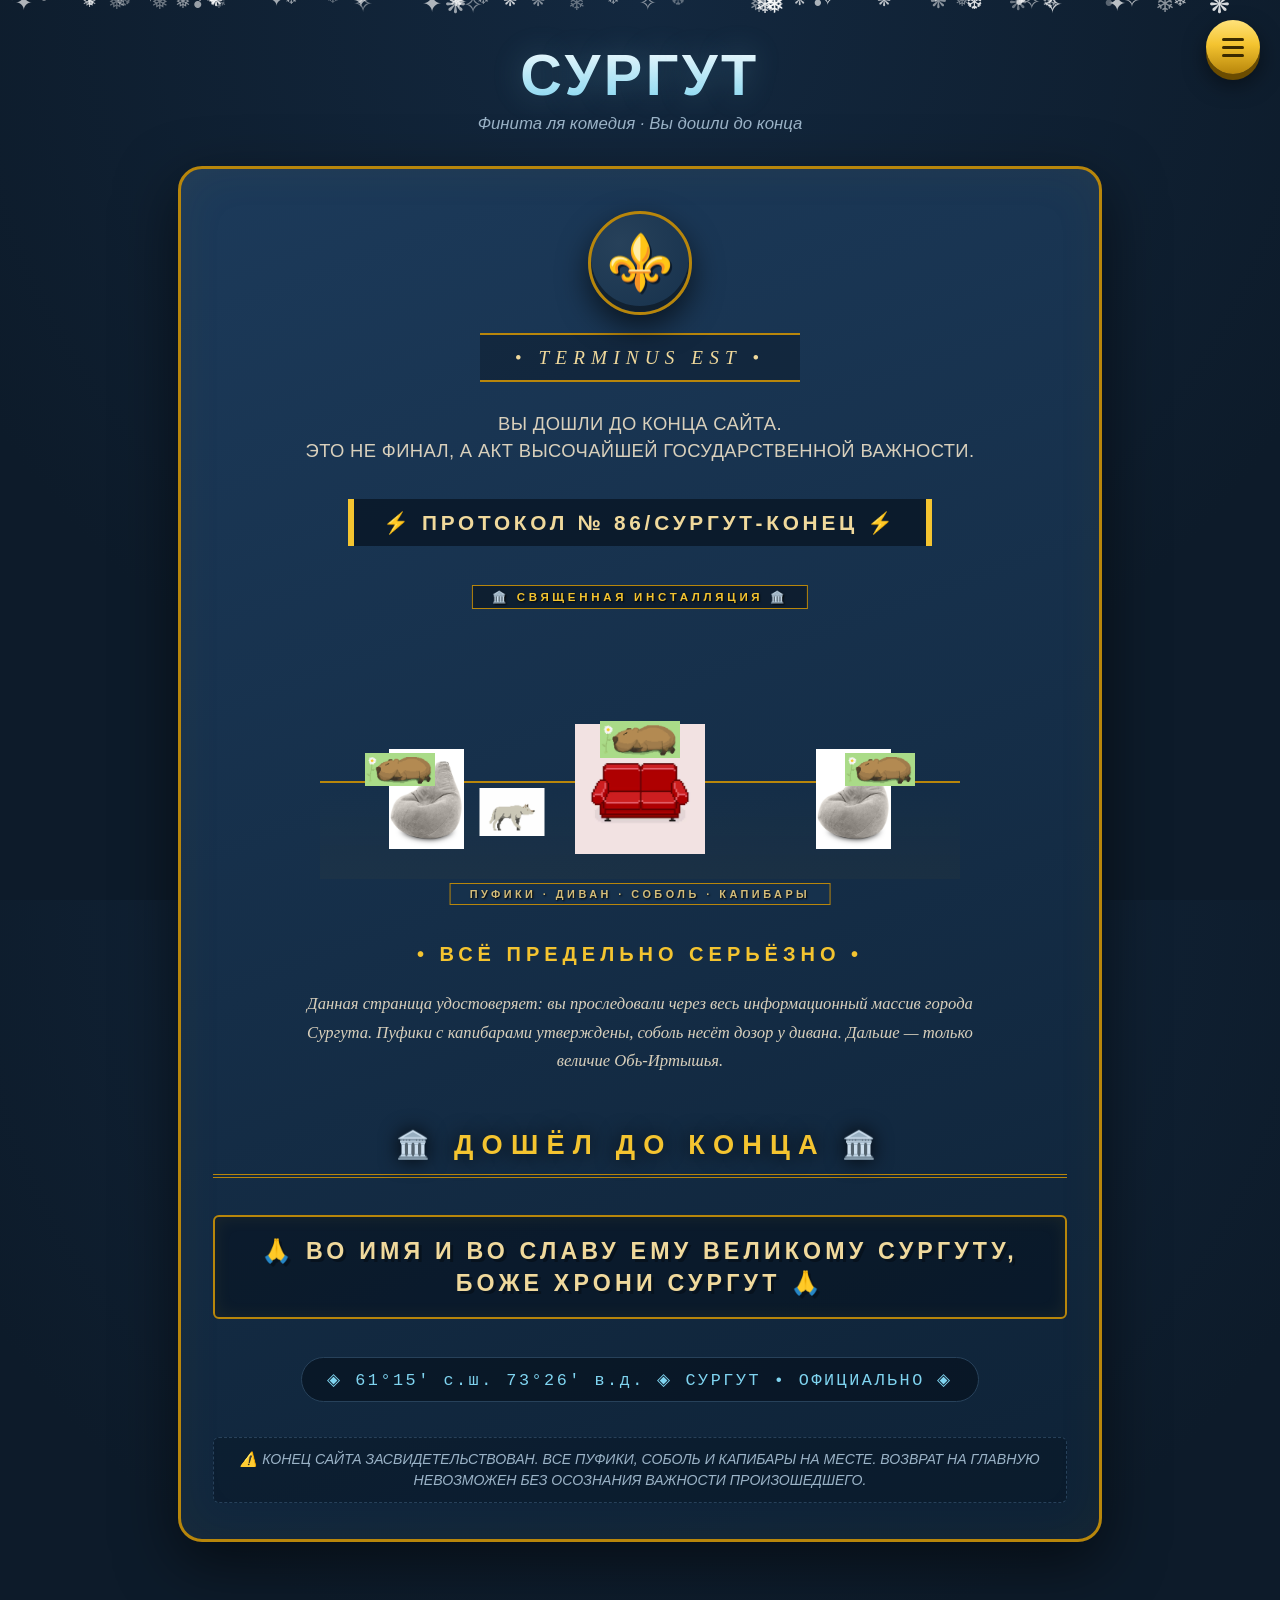
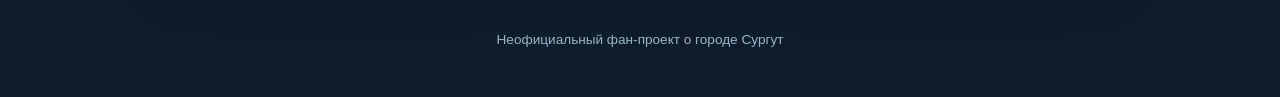
<file: About/about.html>
<!DOCTYPE html>
<html lang="ru">
<head>
<meta charset="UTF-8">
<meta name="viewport" content="width=device-width, initial-scale=1.0">
<title>Сургут — О нас · Финита ля комедия</title>
<link rel="stylesheet" href="about.css">
<link rel="stylesheet" href="../menu.css">
<script src="../menu.js" defer></script>
</head>
<body>

<div class="snow" id="snow"></div>

<header>
  <h1><a href="../index.html">СУРГУТ</a></h1>
  <p>Финита ля комедия · Вы дошли до конца</p>
</header>

<main class="stage">
  <section class="manifest-card">

    <div class="seal">⚜️</div>

    <div class="ceremonial-sub">• terminus est •</div>

    <p class="intro-text">
      ВЫ ДОШЛИ ДО КОНЦА САЙТА.<br>
      ЭТО НЕ ФИНАЛ, А АКТ ВЫСОЧАЙШЕЙ ГОСУДАРСТВЕННОЙ ВАЖНОСТИ.
    </p>

    <div class="decree">⚡ ПРОТОКОЛ № 86/СУРГУТ-КОНЕЦ ⚡</div>

    <!-- ===== Священная инсталляция ===== -->
    <div class="installation">
      <div class="installation-label">🏛️ священная инсталляция 🏛️</div>

      <div class="floor"></div>

      <div class="sofa">
        <img src="../src/d.avif" alt="Диван" loading="lazy" onerror="this.style.display='none'">
      </div>
      <div class="capybara-on-sofa">
        <img src="../src/c.gif" alt="Капибара на диване" loading="lazy" onerror="this.style.display='none'">
      </div>

      <div class="pouf pouf-left">
        <img src="../src/m.png" alt="Мешок" loading="lazy" onerror="this.style.display='none'">
      </div>
      <div class="capybara capybara-on-pouf-left">
        <img src="../src/c.gif" alt="Капибара на мешке" loading="lazy" onerror="this.style.display='none'">
      </div>

      <div class="pouf pouf-right">
        <img src="../src/m.png" alt="Мешок" loading="lazy" onerror="this.style.display='none'">
      </div>
      <div class="capybara capybara-on-pouf-right">
        <img src="../src/c.gif" alt="Капибара на мешке" loading="lazy" onerror="this.style.display='none'">
      </div>

      <div class="sable-guard">
        <img src="../src/w.gif" alt="Соболь" loading="lazy" onerror="this.style.display='none'">
      </div>

      <div class="installation-plaque">пуфики · диван · соболь · капибары</div>
    </div>

    <div class="serious-tag">• всё предельно серьёзно •</div>

    <p class="description-text">
      Данная страница удостоверяет: вы проследовали через весь информационный
      массив города Сургута. Пуфики с капибарами утверждены, соболь несёт дозор
      у дивана. Дальше — только величие Обь-Иртышья.
    </p>

    <div class="final-statement">🏛️ ДОШЁЛ ДО КОНЦА 🏛️</div>

    <div class="holy-mantra">
      🙏 ВО ИМЯ И ВО СЛАВУ ЕМУ ВЕЛИКОМУ СУРГУТУ, БОЖЕ ХРОНИ СУРГУТ 🙏
    </div>

    <div class="coordinates">
      ◈ 61°15′ с.ш. 73°26′ в.д. ◈ СУРГУТ • ОФИЦИАЛЬНО ◈
    </div>

    <div class="warning">
      ⚠️ КОНЕЦ САЙТА ЗАСВИДЕТЕЛЬСТВОВАН. ВСЕ ПУФИКИ, СОБОЛЬ И КАПИБАРЫ НА МЕСТЕ.
      ВОЗВРАТ НА ГЛАВНУЮ НЕВОЗМОЖЕН БЕЗ ОСОЗНАНИЯ ВАЖНОСТИ ПРОИЗОШЕДШЕГО.
    </div>

  </section>
</main>

<footer>Неофициальный фан-проект о городе Сургут</footer>

<script src="about.js"></script>
</body>
</html>
</file>
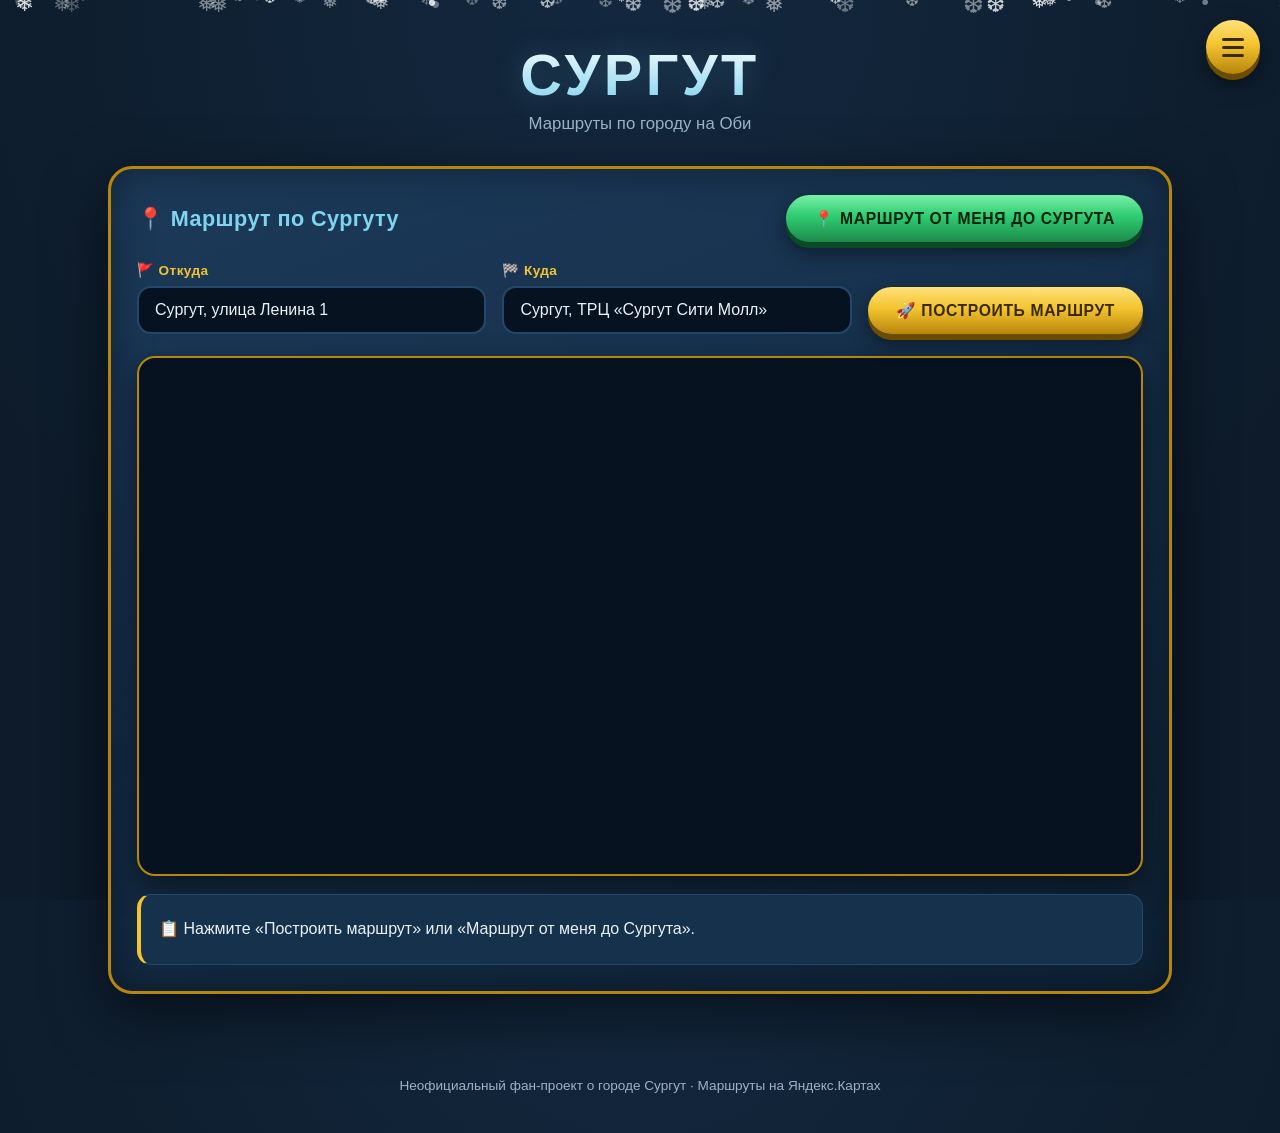
<file: Maps/surgut_map.html>
<!DOCTYPE html>
<html lang="ru">
<head>
<meta charset="UTF-8">
<meta name="viewport" content="width=device-width, initial-scale=1.0">
<title>Сургут — Маршруты по городу</title>
<link rel="stylesheet" href="surgut_map.css">
<script src="https://api-maps.yandex.ru/2.1/?apikey=90c8e21a-aafb-44a8-a40f-a4188e5fe6c0&lang=ru_RU"></script>
<link rel="stylesheet" href="../menu.css">
<script src="../menu.js" defer></script>
</head>
<body>

<div class="snow" id="snow"></div>

<header>
  <h1><a href="../index.html">СУРГУТ</a></h1>
  <p>Маршруты по городу на Оби</p>
</header>

<main class="stage">
  <div class="route-card">

    <div class="route-header">
      <h2>📍 Маршрут по Сургуту</h2>
      <button class="btn btn-green" id="geoRouteBtn">📍 Маршрут от меня до Сургута</button>
    </div>

    <div class="input-group">
      <div class="input-field">
        <label for="startPoint">🚩 Откуда</label>
        <input type="text" id="startPoint" value="Сургут, улица Ленина 1">
      </div>
      <div class="input-field">
        <label for="endPoint">🏁 Куда</label>
        <input type="text" id="endPoint" value="Сургут, ТРЦ «Сургут Сити Молл»">
      </div>
      <button class="btn" id="buildRouteBtn">🚀 Построить маршрут</button>
    </div>

    <div class="map-container">
      <div id="yandexMap"></div>
    </div>

    <div id="routeDetails" class="route-info">
      <p>📋 Нажмите «Построить маршрут» или «Маршрут от меня до Сургута».</p>
    </div>

  </div>
</main>

<footer>
  Неофициальный фан-проект о городе Сургут · Маршруты на Яндекс.Картах
</footer>

<script src="surgut_map.js"></script>
</body>
</html>
</file>
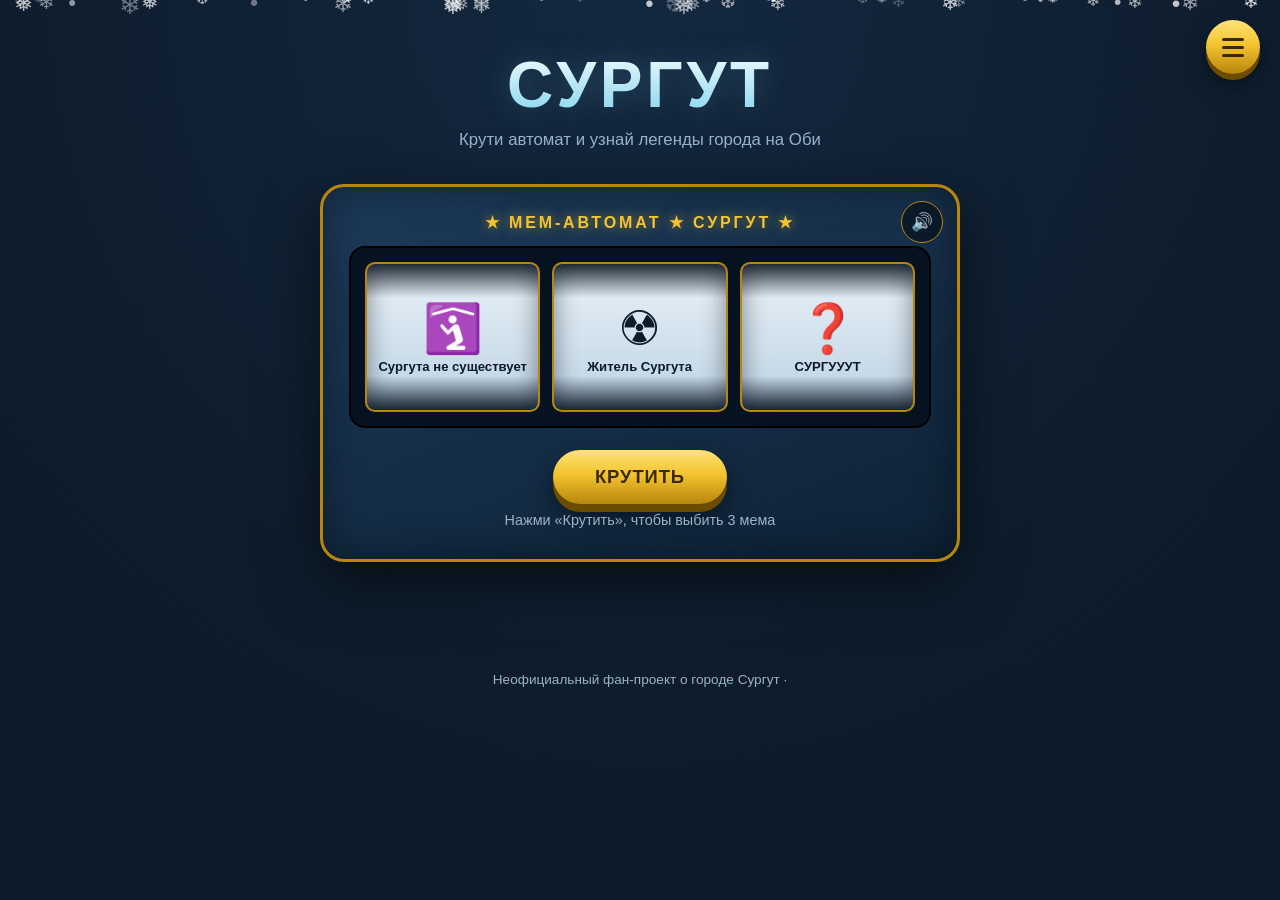
<file: Slots/slot_machine.html>
<!DOCTYPE html>
<html lang="ru">
<head>
<meta charset="UTF-8">
<meta name="viewport" content="width=device-width, initial-scale=1.0">
<title>Сургут — Мем-автомат</title>
<link rel="stylesheet" href="./slotstyle.css">
<link rel="stylesheet" href="../menu.css">
<script src="../menu.js" defer></script>
</head>
<body>

<div class="snow" id="snow"></div>
<canvas id="confetti"></canvas>
<div class="jackpot-banner" id="jackpotBanner">
  <div class="jackpot-text">JACKPOT!</div>
  <div class="jackpot-sub">Три одинаковых мема в ряд — редчайший шанс!</div>
</div>

<header>
  <h1><a href="../index.html">СУРГУТ</a></h1>
  <p>Крути автомат и узнай легенды города на Оби</p>
</header>

<div class="stage">

  <!-- ===== SLOT MACHINE ===== -->
  <div class="machine" id="machine">
    <button class="sound-toggle" id="soundToggle" title="Звук вкл/выкл">🔊</button>
    <div class="marquee">
      <span>★</span> МЕМ-АВТОМАТ <span>★</span> СУРГУТ <span>★</span>
    </div>
    <div class="reels">
      <div class="reel"><div class="strip" id="strip0"></div></div>
      <div class="reel"><div class="strip" id="strip1"></div></div>
      <div class="reel"><div class="strip" id="strip2"></div></div>
    </div>
    <div class="controls">
      <div class="lever-row">
        <button class="btn" id="spinBtn">Крутить</button>
      </div>
      <div class="hint" id="hint">Нажми «Крутить», чтобы выбить 3 мема</div>
    </div>
  </div>

  <!-- ===== CHOOSE ===== -->
  <div class="choose" id="choose">
    <h2>Выпало 3 мема — выбери один</h2>
    <div class="cards" id="cards"></div>
  </div>

  <!-- ===== RESULT ===== -->
  <div class="result" id="result">
    <div class="media" id="media"></div>
    <h2 id="resTitle"></h2>
    <div class="tag" id="resTag"></div>
    <p class="history" id="resHistory"></p>
    <div class="again">
      <button class="btn" id="againBtn">Крутить ещё раз</button>
    </div>
  </div>

</div>

<footer>
  Неофициальный фан-проект о городе Сургут ·
</footer>
<script src="./slotscript.js"></script>
</body>
</html>
</file>
<file: landing.css>
:root{
  --bg:#0d1b2a;
  --bg2:#13283f;
  --gold:#f4c430;
  --gold-dark:#b8860b;
  --ice:#7fd4f0;
  --text:#eaf2f8;
  --muted:#9bb3c7;
  --panel:#16314c;
  --maroon:#7d4a4f;
  --maroon-dark:#5f383c;
  --plug:#d4d4d4;
  --plug-dark:#bdbdbd;
}
*{margin:0;padding:0;box-sizing:border-box;}
html{scroll-behavior:smooth;scroll-padding-top:70px;}
body{
  font-family:'Segoe UI',Roboto,Arial,sans-serif;
  background:radial-gradient(circle at 50% 0%,var(--bg2),var(--bg) 70%);
  color:var(--text);
  min-height:100vh;
  overflow-x:hidden;
}
.wrap{max-width:1100px;margin:0 auto;padding:0 18px;}

/* ---------- snow ---------- */
.snow{position:fixed;inset:0;pointer-events:none;z-index:1;}
.flake{position:absolute;top:-10px;color:#fff;animation:fall linear infinite;}
@keyframes fall{to{transform:translateY(105vh) rotate(360deg);}}

/* ---------- menu ---------- */
.menu{
  position:sticky;top:0;z-index:20;
  background:rgba(9,18,30,.92);
  backdrop-filter:blur(8px);
  border-bottom:1px solid #21425f;
}
.menu-inner{
  max-width:1100px;margin:0 auto;padding:0 18px;
  display:flex;align-items:center;justify-content:space-between;height:58px;
}
.menu .logo{font-weight:800;letter-spacing:.08em;color:var(--gold);font-size:1.05rem;}
.menu nav{display:flex;gap:26px;}
.menu nav a{
  color:var(--muted);text-decoration:none;font-size:.95rem;
  position:relative;padding:4px 0;transition:color .2s;
}
.menu nav a::after{
  content:"";position:absolute;left:0;bottom:-2px;height:2px;width:0;
  background:var(--gold);transition:width .25s;
}
.menu nav a:hover{color:var(--text);}
.menu nav a:hover::after{width:100%;}
.burger{display:none;background:none;border:none;color:var(--gold);
  font-size:1.6rem;cursor:pointer;}

/* ---------- hero ---------- */
.hero{position:relative;z-index:2;padding:34px 18px 0;margin-top:6px;}
.hero-card{
  max-width:1100px;margin:0 auto;
  background:linear-gradient(160deg,var(--maroon),var(--maroon-dark));
  border-radius:18px;
  min-height:230px;
  display:flex;flex-direction:column;align-items:center;justify-content:center;
  gap:18px;text-align:center;padding:34px 20px;
  box-shadow:0 18px 50px rgba(0,0,0,.45);
  animation:fadeUp .8s ease both;
}
/* герб .gif plug */
.gerb{
  width:130px;height:130px;border-radius:50%;
  background:repeating-linear-gradient(45deg,var(--plug),var(--plug) 10px,var(--plug-dark) 10px,var(--plug-dark) 20px);
  display:flex;align-items:center;justify-content:center;
  color:#555;font-size:.8rem;font-weight:700;text-align:center;
  border:3px solid rgba(255,255,255,.4);
  animation:floaty 4s ease-in-out infinite;
}
@keyframes floaty{50%{transform:translateY(-10px);}}
.hero-card h1{font-size:clamp(1.6rem,4vw,2.4rem);color:#fff;letter-spacing:.03em;}
.hero-card p{color:#f0dada;max-width:560px;line-height:1.6;}

/* ---------- divider strip ---------- */
.divider{
  position:relative;z-index:2;margin:28px 0 10px;
  background:linear-gradient(90deg,var(--gold-dark),var(--gold),var(--gold-dark));
  color:#3a2a00;font-weight:700;text-align:center;
  padding:12px 18px;letter-spacing:.04em;font-size:.95rem;
  box-shadow:0 6px 18px rgba(0,0,0,.35);
}

/* ---------- section titles ---------- */
.section{position:relative;z-index:2;padding:30px 0;}
.section-intro{color:var(--muted);max-width:680px;margin:0 auto 10px;
  text-align:center;line-height:1.6;}
.section h2{text-align:center;font-size:1.6rem;color:var(--ice);margin-bottom:6px;}

/* ---------- timeline zigzag of circles ---------- */
.timeline{
  position:relative;max-width:760px;margin:24px auto 0;
  padding:10px 0 30px;
}
/* диагональные линии, соединяющие кружочки */
.timeline .links{
  position:absolute;inset:0;width:100%;height:100%;
  pointer-events:none;z-index:0;
}
.timeline .links line{
  stroke:#3a6285;stroke-width:3;stroke-linecap:round;
  stroke-dasharray:8 8;
  animation:dash 18s linear infinite;
}
@keyframes dash{to{stroke-dashoffset:-160;}}
.node{
  position:relative;z-index:1;display:flex;align-items:center;margin:34px 0;
}
.node.left{justify-content:flex-start;}
.node.right{justify-content:flex-end;}
.node .dot{
  width:120px;height:120px;border-radius:50%;
  background:radial-gradient(circle at 35% 30%,#e8e8e8,var(--plug-dark));
  border:4px solid #24486c;
  display:flex;align-items:center;justify-content:center;
  color:#555;font-size:.78rem;font-weight:700;text-align:center;padding:10px;
  cursor:pointer;
  transition:transform .3s cubic-bezier(.2,.9,.3,1.4),box-shadow .3s,border-color .3s;
}
.node .dot:hover{
  transform:scale(1.5);
  border-color:var(--gold);
  box-shadow:0 0 30px rgba(244,196,48,.6);
  z-index:5;
}
/* tooltip с ключевым событием */
.node .event{
  position:absolute;top:50%;transform:translateY(-50%);
  width:230px;background:var(--panel);border:1px solid #2f5377;
  border-radius:12px;padding:14px;font-size:.88rem;color:var(--text);
  opacity:0;pointer-events:none;transition:opacity .3s;line-height:1.5;
  box-shadow:0 10px 26px rgba(0,0,0,.5);
}
.node.left .event{left:150px;}
.node.right .event{right:150px;text-align:right;}
.node:hover .event{opacity:1;}
.node .event b{color:var(--gold);display:block;margin-bottom:4px;}

.place .circle img{
  width:100%;height:100%;
  object-fit:cover;
  border-radius:50%;
  display:block;
}
.place .circle{padding:0;overflow:hidden;}

/* ---------- places carousel ---------- */
.carousel-wrap{position:relative;max-width:1000px;margin:0 auto;}
.carousel{
  display:flex;gap:18px;overflow-x:auto;scroll-snap-type:x mandatory;
  padding:14px 4px 22px;scroll-behavior:smooth;
}
.carousel::-webkit-scrollbar{height:8px;}
.carousel::-webkit-scrollbar-thumb{background:#2f5377;border-radius:10px;}
.place{
  flex:0 0 auto;scroll-snap-align:center;text-align:center;cursor:pointer;
}
.place .circle{
  width:140px;height:140px;border-radius:50%;
  background:radial-gradient(circle at 35% 30%,#e8e8e8,var(--plug-dark));
  border:4px solid #24486c;margin:0 auto;
  display:flex;align-items:center;justify-content:center;
  color:#555;font-size:.78rem;font-weight:700;
  transition:transform .25s,border-color .25s,box-shadow .25s;
}

.timeline .dot{
  padding:0;
  overflow:hidden;
}
.timeline .dot img{
  width:100%;
  height:100%;
  object-fit:cover;
  display:block;
}

.place:hover .circle{transform:translateY(-8px) scale(1.05);
  border-color:var(--gold);box-shadow:0 0 22px rgba(244,196,48,.45);}
.place.active .circle{
  border-color:var(--gold);
  box-shadow:0 0 26px rgba(244,196,48,.7);
}
.place .cap{margin-top:10px;color:var(--muted);font-size:.85rem;}
.carousel-btn{
  position:absolute;top:38%;transform:translateY(-50%);
  background:rgba(244,196,48,.9);border:none;color:#3a2a00;
  width:44px;height:44px;border-radius:50%;cursor:pointer;font-size:1.3rem;
  z-index:6;box-shadow:0 6px 16px rgba(0,0,0,.4);transition:transform .15s;
}
.carousel-btn:hover{transform:translateY(-50%) scale(1.12);}
.carousel-btn.prev{left:-6px;}
.carousel-btn.next{right:-6px;}

/* ---------- about chosen place ---------- */
.about-panel{
  display:grid;grid-template-columns:1fr 1fr;gap:24px;align-items:stretch;
  margin-top:20px;background:var(--panel);border:2px solid var(--gold-dark);
  border-radius:18px;padding:22px;box-shadow:0 14px 40px rgba(0,0,0,.4);
}
.about-photo{
  min-height:230px;border-radius:14px;
  background:repeating-linear-gradient(45deg,var(--plug),var(--plug) 14px,var(--plug-dark) 14px,var(--plug-dark) 28px);
  border:2px solid #24486c;
  display:flex;align-items:center;justify-content:center;
  color:#555;font-weight:700;font-size:.95rem;text-align:center;padding:14px;
}
.about-text{display:flex;flex-direction:column;justify-content:center;}
.about-text h3{color:var(--gold);font-size:1.5rem;margin-bottom:12px;}
.about-text p{color:var(--text);line-height:1.8;font-size:1.02rem;}
/* мягкое обновление контента */
.about-panel.swap{animation:swapfade .45s ease;}
@keyframes swapfade{from{opacity:.25;transform:translateY(10px);}to{opacity:1;transform:none;}}

/* ---------- cta ---------- */
.cta{text-align:center;padding:40px 0;}
.btn{
  display:inline-block;cursor:pointer;border:none;text-decoration:none;
  font-weight:800;letter-spacing:.05em;border-radius:50px;
  padding:16px 44px;font-size:1.1rem;color:#3a2a00;
  background:linear-gradient(180deg,#ffe27a,var(--gold) 45%,var(--gold-dark));
  box-shadow:0 8px 0 #6b4c00,0 12px 22px rgba(0,0,0,.5);
  transition:transform .08s,box-shadow .08s;text-transform:uppercase;
}
.btn:active{transform:translateY(6px);box-shadow:0 2px 0 #6b4c00;}

footer{position:relative;z-index:2;text-align:center;color:var(--muted);
  padding:30px 16px 50px;font-size:.85rem;border-top:1px solid #21425f;margin-top:20px;}

/* ---------- reveal on scroll ---------- */
.reveal{opacity:0;transform:translateY(36px);transition:opacity .7s ease,transform .7s ease;}
.reveal.in{opacity:1;transform:none;}
@keyframes fadeUp{from{opacity:0;transform:translateY(30px);}to{opacity:1;transform:none;}}

/* ---------- mobile ---------- */
@media (max-width:760px){
  .menu nav{
    position:absolute;top:58px;left:0;right:0;flex-direction:column;gap:0;
    background:rgba(9,18,30,.98);border-bottom:1px solid #21425f;
    max-height:0;overflow:hidden;transition:max-height .3s;
  }
  .menu nav.open{max-height:300px;}
  .menu nav a{padding:14px 18px;border-top:1px solid #1b3a56;}
  .burger{display:block;}
  .timeline .spine{left:40px;}
  .node,.node.left,.node.right{justify-content:flex-start;padding-left:0;}
  .node .dot{width:80px;height:80px;font-size:.62rem;margin-left:0;}
  .node .event,.node.left .event,.node.right .event{
    left:96px;right:auto;text-align:left;width:calc(100% - 110px);
    position:relative;top:auto;transform:none;opacity:1;margin-left:14px;
  }
  .node:hover .dot{transform:scale(1.15);}
  .about-panel{grid-template-columns:1fr;}
}
</file>
<file: menu.css>
/* ============================================================
   Общее меню сайта: кнопка-бургер + всплывающее окно
   Подключается на каждой странице:
     <link rel="stylesheet" href="menu.css">
     <script src="menu.js" defer></script>
   ============================================================ */

/* ---------- кнопка-бургер ---------- */
.menu-burger{
  position:fixed;top:20px;right:20px;z-index:50;
  width:54px;height:54px;border-radius:50%;border:none;
  background:linear-gradient(180deg,#ffe27a,#f4c430 45%,#b8860b);
  box-shadow:0 6px 0 #6b4c00,0 10px 22px rgba(0,0,0,.5);
  cursor:pointer;padding:0;
  display:flex;flex-direction:column;align-items:center;justify-content:center;gap:5px;
  transition:transform .15s,box-shadow .15s,filter .15s;
}
.menu-burger:hover{filter:brightness(1.08);}
.menu-burger:active{transform:translateY(4px);box-shadow:0 2px 0 #6b4c00;}
.menu-burger .bar{
  width:22px;height:3px;background:#3a2a00;border-radius:2px;
  transition:transform .25s ease,opacity .25s ease;
}
/* анимация бургер → ✕ */
.menu-burger.open .bar:nth-child(1){transform:translate(0,8px) rotate(45deg);}
.menu-burger.open .bar:nth-child(2){opacity:0;}
.menu-burger.open .bar:nth-child(3){transform:translate(0,-8px) rotate(-45deg);}

/* ---------- затемнение позади меню ---------- */
.menu-overlay{
  position:fixed;inset:0;z-index:49;
  background:rgba(6,14,24,.78);backdrop-filter:blur(6px);
  opacity:0;visibility:hidden;
  transition:opacity .3s,visibility .3s;
  display:flex;align-items:center;justify-content:center;padding:20px;
}
.menu-overlay.open{opacity:1;visibility:visible;}

/* ---------- карточка меню ---------- */
.menu-card{
  width:min(440px,100%);
  background:linear-gradient(160deg,#1c3a5a,#0e2236);
  border:2px solid #b8860b;border-radius:22px;
  padding:30px 26px;
  box-shadow:0 24px 60px rgba(0,0,0,.6);
  transform:translateY(30px) scale(.94);
  transition:transform .35s cubic-bezier(.2,.9,.3,1.4);
}
.menu-overlay.open .menu-card{transform:none;}
.menu-card h2{
  color:#f4c430;font-size:1.5rem;text-align:center;
  margin-bottom:22px;letter-spacing:.05em;
}

/* ---------- пункты меню ---------- */
.menu-card ul{list-style:none;padding:0;margin:0;display:flex;flex-direction:column;gap:10px;}
.menu-card li{opacity:0;transform:translateX(-20px);}
.menu-overlay.open .menu-card li{opacity:1;transform:none;
  transition:opacity .4s,transform .4s;}
.menu-overlay.open .menu-card li:nth-child(1){transition-delay:.10s;}
.menu-overlay.open .menu-card li:nth-child(2){transition-delay:.18s;}
.menu-overlay.open .menu-card li:nth-child(3){transition-delay:.26s;}
.menu-overlay.open .menu-card li:nth-child(4){transition-delay:.34s;}
.menu-card a{
  display:flex;align-items:center;gap:14px;
  padding:14px 18px;border-radius:14px;text-decoration:none;
  background:rgba(255,255,255,.04);border:1px solid #24486c;
  color:#eaf2f8;font-size:1.04rem;font-weight:600;
  transition:background .2s,border-color .2s,transform .2s,color .2s;
}
.menu-card a:hover{
  background:rgba(244,196,48,.12);border-color:#f4c430;
  transform:translateX(6px);
}
.menu-card a.current{
  background:rgba(244,196,48,.18);border-color:#f4c430;color:#fff;
}
.menu-card a .ico{font-size:1.5rem;flex-shrink:0;width:32px;text-align:center;}
.menu-card a .lbl{flex:1;}

/* ---------- мобильный ---------- */
@media(max-width:640px){
  .menu-burger{width:48px;height:48px;top:14px;right:14px;}
  .menu-card{padding:24px 20px;}
  .menu-card h2{font-size:1.3rem;}
  .menu-card a{padding:12px 14px;font-size:.98rem;}
}
</file>
<file: About/about.css>
:root{
  --bg:#0d1b2a;
  --bg2:#13283f;
  --gold:#f4c430;
  --gold-dark:#b8860b;
  --gold-soft:#f0d99c;
  --ice:#7fd4f0;
  --text:#eaf2f8;
  --muted:#9bb3c7;
  --panel:#16314c;
  --panel2:#27415a;
  --parchment:#d9d0bc;
}
*{margin:0;padding:0;box-sizing:border-box;}
html,body{height:100%;}
body{
  font-family:'Segoe UI',Roboto,Arial,sans-serif;
  background:radial-gradient(circle at 50% 0%,var(--bg2),var(--bg) 70%);
  color:var(--text);
  min-height:100vh;
  overflow-x:hidden;
}

/* ---------- snow ---------- */
.snow{position:fixed;inset:0;pointer-events:none;z-index:1;}
.flake{position:absolute;top:-10px;color:#fff;opacity:.7;
  animation:fall linear infinite;}
@keyframes fall{
  to{transform:translateY(105vh) rotate(360deg);}
}

/* ---------- header ---------- */
header{position:relative;z-index:2;text-align:center;padding:42px 20px 8px;}
header h1{
  font-size:clamp(2rem,5.5vw,3.6rem);
  letter-spacing:.06em;
  text-shadow:0 0 30px rgba(127,212,240,.25);
  animation:drop .9s cubic-bezier(.2,.9,.3,1.4) both;
}
header h1 a{
  text-decoration:none;display:inline-block;
  background:linear-gradient(180deg,#fff,var(--ice));
  -webkit-background-clip:text;background-clip:text;color:transparent;
  transition:filter .2s;
}
header h1 a:hover{filter:brightness(.78);}
header p{color:var(--muted);margin-top:6px;font-size:1.05rem;font-style:italic;
  animation:drop 1s .15s cubic-bezier(.2,.9,.3,1.4) both;}
@keyframes drop{from{opacity:0;transform:translateY(-40px) scale(.9);}to{opacity:1;transform:none;}}

/* ---------- stage / card ---------- */
.stage{position:relative;z-index:2;max-width:960px;margin:0 auto;
  padding:24px 18px 60px;}

.manifest-card{
  background:linear-gradient(160deg,#1c3a5a,#0e2236);
  border:3px solid var(--gold-dark);
  border-radius:24px;
  padding:42px 32px 36px;
  box-shadow:0 20px 60px rgba(0,0,0,.55),inset 0 0 50px rgba(184,134,11,.06);
  display:flex;flex-direction:column;align-items:center;text-align:center;gap:12px;
  animation:rise 1s .2s cubic-bezier(.2,.9,.3,1.4) both;
  position:relative;
}
@keyframes rise{from{opacity:0;transform:translateY(40px) scale(.97);}to{opacity:1;transform:none;}}

/* ---------- печать ---------- */
.seal{
  width:104px;height:104px;border-radius:50%;
  background:radial-gradient(circle at 30% 30%,var(--panel2),var(--panel));
  border:3px solid var(--gold-dark);
  display:flex;align-items:center;justify-content:center;
  color:var(--gold-soft);font-size:3.4rem;line-height:1;
  text-shadow:2px 2px 0 #0b1a2a;
  box-shadow:0 12px 30px rgba(0,0,0,.6),inset 0 -6px 0 rgba(0,0,0,.4);
  animation:sealSpin 1.2s .4s cubic-bezier(.2,.9,.3,1.4) both;
}
@keyframes sealSpin{from{opacity:0;transform:rotate(-180deg) scale(.4);}to{opacity:1;transform:none;}}

/* ---------- церемониальный подзаголовок ---------- */
.ceremonial-sub{
  font-family:'Times New Roman','Georgia',serif;
  font-style:italic;font-size:1.2rem;
  color:var(--gold-soft);
  border-top:2px solid var(--gold-dark);border-bottom:2px solid var(--gold-dark);
  padding:.7rem 2.2rem;margin:.4rem 0 1rem;
  letter-spacing:.32em;text-transform:uppercase;
  background:rgba(13,27,42,.5);
}

/* ---------- вводный текст ---------- */
.intro-text{
  font-size:1.15rem;font-weight:500;max-width:680px;
  color:var(--parchment);line-height:1.5;letter-spacing:.02em;
}

/* ---------- декрет ---------- */
.decree{
  font-size:1.3rem;font-weight:700;
  color:var(--gold-soft);letter-spacing:.18em;text-transform:uppercase;
  background:rgba(6,18,31,.7);
  padding:.7rem 1.8rem;margin:1.4rem 0 .6rem;
  border-left:6px solid var(--gold);border-right:6px solid var(--gold);
}

/* ============================================================
   СВЯЩЕННАЯ ИНСТАЛЛЯЦИЯ — капибары на пуфах, соболь на страже
   ============================================================ */
.installation{
  position:relative;width:100%;max-width:640px;height:280px;
  margin:2rem 0 2.2rem;
}
.installation-label,.installation-plaque{
  position:absolute;left:50%;transform:translateX(-50%);
  color:var(--gold);font-size:.72rem;font-weight:800;
  letter-spacing:.32em;text-transform:uppercase;
  padding:.25rem 1.2rem;border:1px solid var(--gold-dark);
  white-space:nowrap;z-index:5;
  background:rgba(13,27,42,.8);text-shadow:1px 1px 2px #000;
}
.installation-label{top:-14px;}
.installation-plaque{bottom:-26px;font-size:.68rem;
  color:#d4bd7a;background:var(--panel);}

/* пол */
.floor{
  position:absolute;bottom:0;left:0;width:100%;height:35%;
  border-top:2px solid var(--gold-dark);
  background:linear-gradient(180deg,transparent,rgba(184,134,11,.04));
}

/* общая обёртка для всех мебельных слотов */
.sofa,.pouf,.capybara,.capybara-on-sofa,.sable-guard{
  position:absolute;
  display:flex;align-items:center;justify-content:center;
}
.sofa img,.pouf img,.capybara img,.capybara-on-sofa img,.sable-guard img{
  width:100%;height:100%;object-fit:contain;display:block;
}
/* плашка-заглушка, если картинка не загрузится */
.sofa::before,.pouf::before,.capybara::before,
.capybara-on-sofa::before,.sable-guard::before{
  content:attr(data-label);
  position:absolute;inset:0;display:flex;align-items:center;justify-content:center;
  z-index:-1;
}

/* диван — по центру */
.sofa{
  bottom:25px;left:50%;transform:translateX(-50%);
  width:260px;height:130px;z-index:2;
}
.capybara-on-sofa{
  bottom:100px;left:50%;transform:translateX(-50%);
  width:80px;height:80px;z-index:4;
}

/* левый и правый пуфы */
.pouf-left {bottom:30px;left:8%;  width:110px;height:100px;z-index:2;}
.pouf-right{bottom:30px;right:8%; width:110px;height:100px;z-index:2;}
.capybara-on-pouf-left {bottom:75px;left:7%;  width:70px;height:70px;z-index:4;}
.capybara-on-pouf-right{bottom:75px;right:7%; width:70px;height:70px;z-index:4;}

/* соболь-страж */
.sable-guard{
  bottom:35px;left:30%;transform:translateX(-50%);
  width:65px;height:65px;z-index:5;
}

/* ---------- остальной церемониальный текст ---------- */
.serious-tag{
  font-size:1.25rem;font-weight:800;color:var(--gold);
  margin:1rem 0 .4rem;text-transform:uppercase;letter-spacing:.25em;
}
.description-text{
  font-family:'Times New Roman','Georgia',serif;
  font-style:italic;color:var(--parchment);max-width:680px;
  line-height:1.7;margin:.4rem 0 1rem;font-size:1.04rem;
}

.final-statement{
  font-size:1.7rem;font-weight:800;color:var(--gold);
  margin-top:1.6rem;padding-bottom:.8rem;width:100%;
  border-bottom:4px double var(--gold-dark);
  letter-spacing:.3em;text-transform:uppercase;
  text-shadow:0 0 20px rgba(0,0,0,.9);
}

.holy-mantra{
  margin-top:1.6rem;font-size:1.45rem;font-weight:800;
  color:var(--gold-soft);text-transform:uppercase;letter-spacing:.18em;
  background:rgba(6,18,31,.6);padding:1.1rem 1.6rem;
  border:2px solid var(--gold-dark);border-radius:6px;
  width:100%;line-height:1.4;
  text-shadow:3px 3px 0 #07121e;
  box-shadow:inset 0 0 18px rgba(244,196,48,.08);
}

.coordinates{
  margin-top:1.6rem;font-family:'Courier New',monospace;
  font-size:1.05rem;color:var(--ice);
  background:rgba(6,18,31,.7);padding:.7rem 1.6rem;
  border:1px solid var(--panel2);border-radius:30px;
  letter-spacing:.15em;
}

.warning{
  margin-top:1.4rem;font-size:.88rem;color:var(--muted);font-style:italic;
  border:1px dashed var(--panel2);padding:.7rem 1.6rem;
  background:rgba(6,18,31,.4);border-radius:6px;line-height:1.5;
}

/* ---------- footer ---------- */
footer{position:relative;z-index:2;text-align:center;color:var(--muted);
  padding:30px 16px 50px;font-size:.85rem;}

/* ---------- mobile ---------- */
@media (max-width:680px){
  header{padding:32px 14px 6px;}
  .stage{padding:18px 12px 50px;}
  .manifest-card{padding:30px 18px 24px;border-radius:18px;}
  .seal{width:80px;height:80px;font-size:2.6rem;}
  .ceremonial-sub{font-size:.95rem;letter-spacing:.2em;padding:.5rem 1.4rem;}
  .intro-text{font-size:1.02rem;}
  .decree{font-size:1.05rem;letter-spacing:.1em;padding:.6rem 1rem;
    border-left-width:4px;border-right-width:4px;}
  .installation{height:240px;}
  .sofa{width:200px;height:100px;bottom:20px;}
  .capybara-on-sofa{width:60px;height:60px;bottom:75px;}
  .pouf-left,.pouf-right{width:85px;height:75px;bottom:25px;}
  .capybara-on-pouf-left,.capybara-on-pouf-right{
    width:55px;height:55px;bottom:60px;}
  .sable-guard{width:50px;height:50px;bottom:28px;left:28%;}
  .holy-mantra{font-size:1.1rem;letter-spacing:.1em;padding:.9rem 1rem;}
  .final-statement{font-size:1.3rem;letter-spacing:.15em;}
  .coordinates{font-size:.92rem;letter-spacing:.1em;}
}
</file>
<file: Maps/surgut_map.css>
:root{
    --bg:#0d1b2a;
    --bg2:#13283f;
    --gold:#f4c430;
    --gold-dark:#b8860b;
    --ice:#7fd4f0;
    --text:#eaf2f8;
    --muted:#9bb3c7;
    --panel:#16314c;
    --green:#2ecc71;
    --green-dark:#1e8a4c;
  }
  *{margin:0;padding:0;box-sizing:border-box;}
  html,body{height:100%;}
  body{
    font-family:'Segoe UI',Roboto,Arial,sans-serif;
    background:radial-gradient(circle at 50% 0%,var(--bg2),var(--bg) 70%);
    color:var(--text);
    min-height:100vh;
    overflow-x:hidden;
  }
  
  /* ---------- snow ---------- */
  .snow{position:fixed;inset:0;pointer-events:none;z-index:1;}
  .flake{position:absolute;top:-10px;color:#fff;opacity:.7;
    animation:fall linear infinite;}
  @keyframes fall{
    to{transform:translateY(105vh) rotate(360deg);}
  }
  
  /* ---------- header ---------- */
  header{position:relative;z-index:2;text-align:center;padding:42px 20px 8px;}
  header h1{
    font-size:clamp(2rem,5.5vw,3.6rem);
    letter-spacing:.06em;
    text-shadow:0 0 30px rgba(127,212,240,.25);
    animation:drop .9s cubic-bezier(.2,.9,.3,1.4) both;
  }
  header h1 a{
    text-decoration:none;display:inline-block;
    background:linear-gradient(180deg,#fff,var(--ice));
    -webkit-background-clip:text;background-clip:text;color:transparent;
    transition:filter .2s;
  }
  header h1 a:hover{filter:brightness(.78);}
  header p{color:var(--muted);margin-top:6px;font-size:1.05rem;
    animation:drop 1s .15s cubic-bezier(.2,.9,.3,1.4) both;}
  @keyframes drop{from{opacity:0;transform:translateY(-40px) scale(.9);}to{opacity:1;transform:none;}}
  
  /* ---------- stage ---------- */
  .stage{position:relative;z-index:2;max-width:1100px;margin:0 auto;
    padding:24px 18px 60px;}
  
  /* ---------- route card ---------- */
  .route-card{
    background:linear-gradient(160deg,#1c3a5a,#0e2236);
    border:3px solid var(--gold-dark);
    border-radius:24px;
    padding:26px;
    box-shadow:0 20px 60px rgba(0,0,0,.55),inset 0 0 40px rgba(0,0,0,.4);
    animation:rise 1s .25s cubic-bezier(.2,.9,.3,1.4) both;
  }
  @keyframes rise{from{opacity:0;transform:translateY(50px) scale(.97);}to{opacity:1;transform:none;}}
  
  .route-header{
    display:flex;gap:16px;align-items:center;
    justify-content:space-between;flex-wrap:wrap;margin-bottom:20px;
  }
  .route-header h2{
    color:var(--ice);font-size:1.35rem;letter-spacing:.02em;
  }
  
  /* ---------- buttons ---------- */
  .btn{
    cursor:pointer;border:none;font-weight:800;letter-spacing:.04em;
    border-radius:50px;padding:14px 28px;font-size:.98rem;
    color:#3a2a00;
    background:linear-gradient(180deg,#ffe27a,var(--gold) 45%,var(--gold-dark));
    box-shadow:0 6px 0 #6b4c00,0 10px 20px rgba(0,0,0,.45);
    transition:transform .08s,box-shadow .08s,filter .15s;
    text-transform:uppercase;
  }
  .btn:hover{filter:brightness(1.05);}
  .btn:active{transform:translateY(4px);box-shadow:0 2px 0 #6b4c00;}
  
  .btn-green{
    color:#05210f;
    background:linear-gradient(180deg,#7af0a8,var(--green) 45%,var(--green-dark));
    box-shadow:0 6px 0 #0b4a26,0 10px 20px rgba(0,0,0,.45);
  }
  .btn-green:active{box-shadow:0 2px 0 #0b4a26;}
  
  /* ---------- inputs ---------- */
  .input-group{
    display:flex;gap:16px;flex-wrap:wrap;align-items:flex-end;margin-bottom:22px;
  }
  .input-field{flex:1;min-width:220px;}
  .input-field label{
    display:block;margin-bottom:8px;color:var(--gold);
    font-size:.85rem;font-weight:700;letter-spacing:.03em;
  }
  .input-field input{
    width:100%;background:#06121f;border:2px solid #24486c;color:var(--text);
    border-radius:14px;padding:13px 16px;font-size:1rem;
    font-family:inherit;transition:border-color .2s,box-shadow .2s;
  }
  .input-field input:focus{
    outline:none;border-color:var(--gold);
    box-shadow:0 0 18px rgba(244,196,48,.25);
  }
  
  /* ---------- map ---------- */
  .map-container{
    height:520px;border-radius:18px;overflow:hidden;
    border:2px solid var(--gold-dark);
    box-shadow:0 12px 30px rgba(0,0,0,.5);
    background:#06121f;
  }
  #yandexMap{width:100%;height:100%;}
  
  /* ---------- route info panel ---------- */
  .route-info{
    margin-top:18px;background:var(--panel);
    border:1px solid #24486c;border-left:4px solid var(--gold);
    border-radius:14px;padding:16px 18px;color:var(--text);
  }
  .route-info p{margin:6px 0;line-height:1.55;}
  
  /* ---------- footer ---------- */
  footer{position:relative;z-index:2;text-align:center;color:var(--muted);
    padding:24px 16px 40px;font-size:.85rem;}
  
  /* ---------- mobile ---------- */
  @media(max-width:640px){
    header{padding:30px 14px 4px;}
    header p{font-size:.95rem;}
    .stage{padding:18px 12px 50px;}
    .route-card{padding:18px;border-radius:18px;}
    .route-header h2{font-size:1.15rem;}
    .input-group{flex-direction:column;align-items:stretch;}
    .input-field{min-width:0;}
    .btn{padding:13px 22px;font-size:.92rem;}
    .map-container{height:360px;border-radius:14px;}
    .aviasales-plane{width:240px;height:36px;top:14px;}
  }
  
  /* ---------- Aviasales easter egg ---------- */
  .aviasales-plane{
    position:fixed;top:22px;left:0;
    width:340px;height:52px;z-index:40;
    cursor:pointer;pointer-events:auto;
    filter:drop-shadow(0 8px 18px rgba(0,0,0,.55));
    animation:planeFly 5.5s linear forwards;
    transition:filter .15s;
  }
  .aviasales-plane:hover{filter:drop-shadow(0 0 28px rgba(33,150,243,.95));}
  .aviasales-plane svg{width:100%;height:100%;display:block;}
  @keyframes planeFly{
    0%   {transform:translateX(-360px) translateY(0);}
    25%  {transform:translateX(20vw) translateY(-14px);}
    50%  {transform:translateX(45vw) translateY(0);}
    75%  {transform:translateX(70vw) translateY(-10px);}
    100% {transform:translateX(calc(100vw + 80px)) translateY(0);}
  }
</file>
<file: Slots/slotstyle.css>
:root{
  --bg:#0d1b2a;
  --bg2:#13283f;
  --gold:#f4c430;
  --gold-dark:#b8860b;
  --ice:#7fd4f0;
  --text:#eaf2f8;
  --muted:#9bb3c7;
  --panel:#16314c;
  --green:#2ecc71;
}
*{margin:0;padding:0;box-sizing:border-box;}
html,body{height:100%;}
body{
  font-family:'Segoe UI',Roboto,Arial,sans-serif;
  background:radial-gradient(circle at 50% 0%,var(--bg2),var(--bg) 70%);
  color:var(--text);
  min-height:100vh;
  overflow-x:hidden;
}

/* ---------- snow ---------- */
.snow{position:fixed;inset:0;pointer-events:none;z-index:1;}
.flake{position:absolute;top:-10px;color:#fff;opacity:.7;
  animation:fall linear infinite;}
@keyframes fall{
  to{transform:translateY(105vh) rotate(360deg);}
}

/* ---------- header ---------- */
header{position:relative;z-index:2;text-align:center;padding:48px 20px 10px;}
header h1{
  font-size:clamp(2.2rem,6vw,4rem);
  letter-spacing:.06em;
  text-shadow:0 0 30px rgba(127,212,240,.25);
  animation:drop .9s cubic-bezier(.2,.9,.3,1.4) both;
}
header h1 a{
  text-decoration:none;display:inline-block;
  background:linear-gradient(180deg,#fff,var(--ice));
  -webkit-background-clip:text;background-clip:text;color:transparent;
  transition:transform .2s,filter .2s;
}
header h1 a:hover{
  transform:scale(1.04);
  filter:drop-shadow(0 0 18px rgba(127,212,240,.55));
}
header p{color:var(--muted);margin-top:8px;font-size:1.05rem;
  animation:drop 1s .15s cubic-bezier(.2,.9,.3,1.4) both;}
@keyframes drop{from{opacity:0;transform:translateY(-40px) scale(.9);}to{opacity:1;transform:none;}}

/* ---------- machine ---------- */
.stage{position:relative;z-index:2;display:flex;flex-direction:column;
  align-items:center;padding:24px 16px 80px;}

.machine{
  background:linear-gradient(160deg,#1c3a5a,#0e2236);
  border:3px solid var(--gold-dark);
  border-radius:24px;
  padding:26px 26px 30px;
  box-shadow:0 20px 60px rgba(0,0,0,.55),inset 0 0 40px rgba(0,0,0,.4);
  width:min(640px,100%);
  animation:rise 1s .25s cubic-bezier(.2,.9,.3,1.4) both;
  transition:transform .12s;
}
.machine.shake{animation:shake .4s ease;}
@keyframes shake{
  0%,100%{transform:translateX(0);}
  20%{transform:translateX(-8px) rotate(-.5deg);}
  40%{transform:translateX(8px) rotate(.5deg);}
  60%{transform:translateX(-6px);}
  80%{transform:translateX(6px);}
}
@keyframes rise{from{opacity:0;transform:translateY(60px) scale(.95);}to{opacity:1;transform:none;}}

.marquee{
  text-align:center;font-weight:700;letter-spacing:.18em;
  color:var(--gold);font-size:1rem;margin-bottom:14px;
  text-shadow:0 0 12px rgba(244,196,48,.6);
}
.marquee span{display:inline-block;animation:blink 1.4s infinite alternate;}
.marquee span:nth-child(2n){animation-delay:.7s;}
@keyframes blink{from{opacity:.35;}to{opacity:1;}}

/* sound toggle */
.sound-toggle{
  position:absolute;top:14px;right:14px;z-index:3;
  background:rgba(6,18,31,.7);border:1px solid var(--gold-dark);
  color:var(--gold);width:42px;height:42px;border-radius:50%;
  cursor:pointer;font-size:1.1rem;transition:transform .15s,background .15s;
}
.sound-toggle:hover{transform:scale(1.1);background:rgba(6,18,31,.95);}

.reels{
  display:grid;grid-template-columns:repeat(3,1fr);gap:12px;
  background:#06121f;border-radius:16px;padding:14px;
  border:2px solid #000;
}
.reel{
  position:relative;height:150px;overflow:hidden;
  background:linear-gradient(180deg,#eaf2f8,#bcd2e3);
  border-radius:10px;border:2px solid var(--gold-dark);
  box-shadow:inset 0 0 25px rgba(0,0,0,.45);
}
.reel::before,.reel::after{
  content:"";position:absolute;left:0;right:0;height:34px;z-index:3;pointer-events:none;
}
.reel::before{top:0;background:linear-gradient(180deg,rgba(6,18,31,.85),transparent);}
.reel::after{bottom:0;background:linear-gradient(0deg,rgba(6,18,31,.85),transparent);}

.strip{display:flex;flex-direction:column;will-change:transform;}
.cell{
  height:150px;flex:0 0 150px;
  display:flex;flex-direction:column;align-items:center;justify-content:center;
  gap:6px;color:#0d1b2a;text-align:center;padding:8px;
}
.cell .emoji{font-size:3rem;line-height:1;}
.cell .name{font-size:.82rem;font-weight:700;}

.reel.win{animation:winpulse .5s ease 3;}
@keyframes winpulse{
  50%{box-shadow:inset 0 0 25px rgba(0,0,0,.45),0 0 26px 6px var(--gold);}
}
.reel.jackpot{animation:jackpotpulse .35s ease infinite;}
@keyframes jackpotpulse{
  50%{box-shadow:inset 0 0 25px rgba(0,0,0,.45),0 0 34px 10px var(--gold);}
}

/* ---------- controls ---------- */
.controls{display:flex;flex-direction:column;align-items:center;gap:8px;margin-top:22px;}
.lever-row{display:flex;align-items:center;gap:20px;}

.btn{
  cursor:pointer;border:none;font-weight:800;letter-spacing:.05em;
  border-radius:50px;padding:16px 42px;font-size:1.15rem;
  color:#3a2a00;
  background:linear-gradient(180deg,#ffe27a,var(--gold) 45%,var(--gold-dark));
  box-shadow:0 8px 0 #6b4c00,0 12px 22px rgba(0,0,0,.5);
  transition:transform .08s,box-shadow .08s;
  text-transform:uppercase;
}
.btn:active:not(:disabled){transform:translateY(6px);box-shadow:0 2px 0 #6b4c00;}
.btn:disabled{filter:grayscale(.6) brightness(.8);cursor:not-allowed;}

.hint{color:var(--muted);font-size:.9rem;min-height:1.2em;text-align:center;}

/* ---------- jackpot banner ---------- */
.jackpot-banner{
  position:fixed;inset:0;z-index:50;display:none;
  align-items:center;justify-content:center;flex-direction:column;
  pointer-events:none;
}
.jackpot-banner.show{display:flex;}
.jackpot-text{
  font-size:clamp(2.8rem,12vw,7rem);font-weight:900;letter-spacing:.05em;
  background:linear-gradient(180deg,#fff8d0,var(--gold) 45%,var(--gold-dark));
  -webkit-background-clip:text;background-clip:text;color:transparent;
  text-shadow:0 0 50px rgba(244,196,48,.8);
  animation:jackzoom .7s cubic-bezier(.2,.9,.3,1.6) both;
}
.jackpot-sub{color:var(--ice);font-size:1.1rem;margin-top:6px;
  animation:jackzoom .7s .15s cubic-bezier(.2,.9,.3,1.6) both;}
@keyframes jackzoom{
  0%{opacity:0;transform:scale(0) rotate(-20deg);}
  100%{opacity:1;transform:scale(1) rotate(0);}
}
#confetti{position:fixed;inset:0;z-index:49;pointer-events:none;}

/* ---------- choose phase ---------- */
.choose{
  width:min(900px,100%);margin-top:40px;
  display:none;flex-direction:column;align-items:center;gap:18px;
}
.choose.show{display:flex;animation:fadeUp .6s ease both;}
@keyframes fadeUp{from{opacity:0;transform:translateY(30px);}to{opacity:1;transform:none;}}

.choose h2{font-size:1.5rem;color:var(--ice);text-align:center;}
.cards{display:grid;grid-template-columns:repeat(auto-fit,minmax(220px,1fr));
  gap:18px;width:100%;}
.card{
  background:var(--panel);border:2px solid #24486c;border-radius:18px;
  padding:24px 18px;text-align:center;cursor:pointer;
  transition:transform .2s,border-color .2s,box-shadow .2s;
}
.card:hover{transform:translateY(-8px) scale(1.03);
  border-color:var(--gold);box-shadow:0 14px 30px rgba(0,0,0,.5);}
.card .emoji{font-size:3.4rem;}
.card .name{margin-top:10px;font-weight:700;font-size:1.1rem;}
.card .pick{margin-top:12px;display:inline-block;font-size:.85rem;
  color:var(--gold);border:1px solid var(--gold);border-radius:30px;
  padding:6px 16px;}

/* джекпот-карточка */
.card.jackpot-card{
  position:relative;border-color:var(--gold);
  background:linear-gradient(160deg,#23446a,#142a42);
  box-shadow:0 0 32px rgba(244,196,48,.45);
  animation:fadeUp .5s both,jackglow 1.4s ease-in-out infinite alternate;
}
@keyframes jackglow{
  from{box-shadow:0 0 22px rgba(244,196,48,.35);}
  to{box-shadow:0 0 46px rgba(244,196,48,.75);}
}
.card.jackpot-card .emoji{font-size:4.4rem;}
.card.jackpot-card .pick{background:var(--gold);color:#3a2a00;font-weight:800;}
.ribbon{
  position:absolute;top:14px;left:-8px;
  background:linear-gradient(180deg,#ffe27a,var(--gold-dark));
  color:#3a2a00;font-weight:800;font-size:.8rem;letter-spacing:.05em;
  padding:6px 16px;border-radius:4px;
  box-shadow:0 4px 10px rgba(0,0,0,.5);
}
.ribbon::before{
  content:"";position:absolute;left:0;bottom:-7px;
  border:4px solid var(--gold-dark);border-left-color:transparent;
  border-bottom-color:transparent;
}

/* ---------- result phase ---------- */
.result{
  width:min(820px,100%);margin-top:40px;display:none;
  background:var(--panel);border:2px solid var(--gold-dark);
  border-radius:22px;padding:28px;
}
.result.show{display:block;animation:fadeUp .6s ease both;}
.result .media{
  width:100%;border-radius:14px;overflow:hidden;background:#06121f;
  margin-bottom:20px;border:2px solid #24486c;
}
.result .media img,.result .media video{width:100%;display:block;}
.result h2{color:var(--gold);font-size:1.7rem;margin-bottom:6px;}
.result .tag{color:var(--muted);font-size:.9rem;margin-bottom:16px;}
.result p.history{line-height:1.7;font-size:1.05rem;color:var(--text);}
.result .again{margin-top:24px;text-align:center;}

footer{position:relative;z-index:2;text-align:center;color:var(--muted);
  padding:30px 16px 50px;font-size:.85rem;}

/* ---------- mobile tuning ---------- */
@media (max-width:560px){
  header{padding:32px 14px 6px;}
  header p{font-size:.95rem;}
  .stage{padding:18px 10px 60px;}
  .machine{padding:18px 14px 22px;border-radius:18px;}
  .marquee{font-size:.78rem;letter-spacing:.1em;}
  .reels{gap:7px;padding:9px;}
  .reel{height:118px;}
  .strip .cell{height:118px;flex-basis:118px;}
  .cell .emoji{font-size:2.3rem;}
  .cell .name{font-size:.66rem;}
  .btn{padding:14px 30px;font-size:1rem;}
  .sound-toggle{width:36px;height:36px;font-size:.95rem;top:10px;right:10px;}
  .choose h2{font-size:1.2rem;}
  .cards{grid-template-columns:1fr;gap:12px;}
  .card{padding:18px 14px;}
  .card .emoji{font-size:2.8rem;}
  .result{padding:18px;border-radius:16px;}
  .result h2{font-size:1.35rem;}
  .result p.history{font-size:1rem;}
}
</file>
